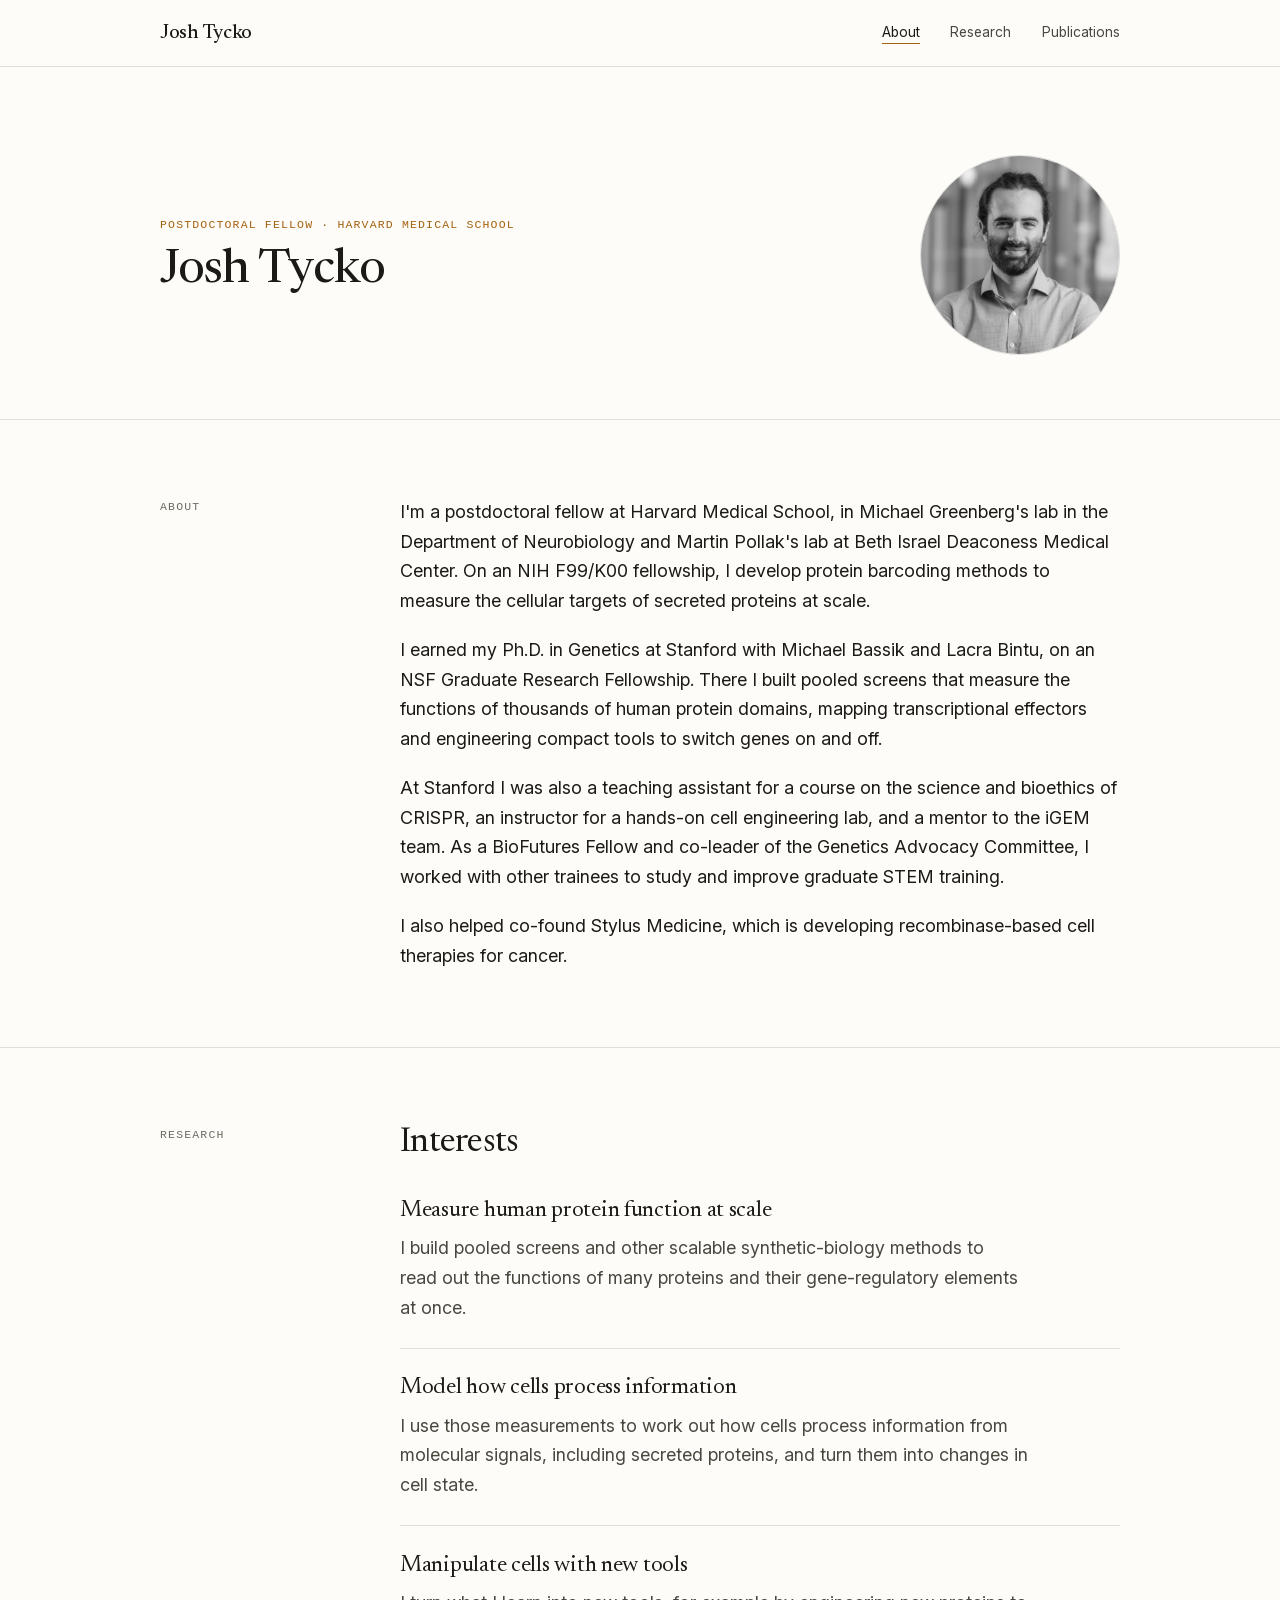
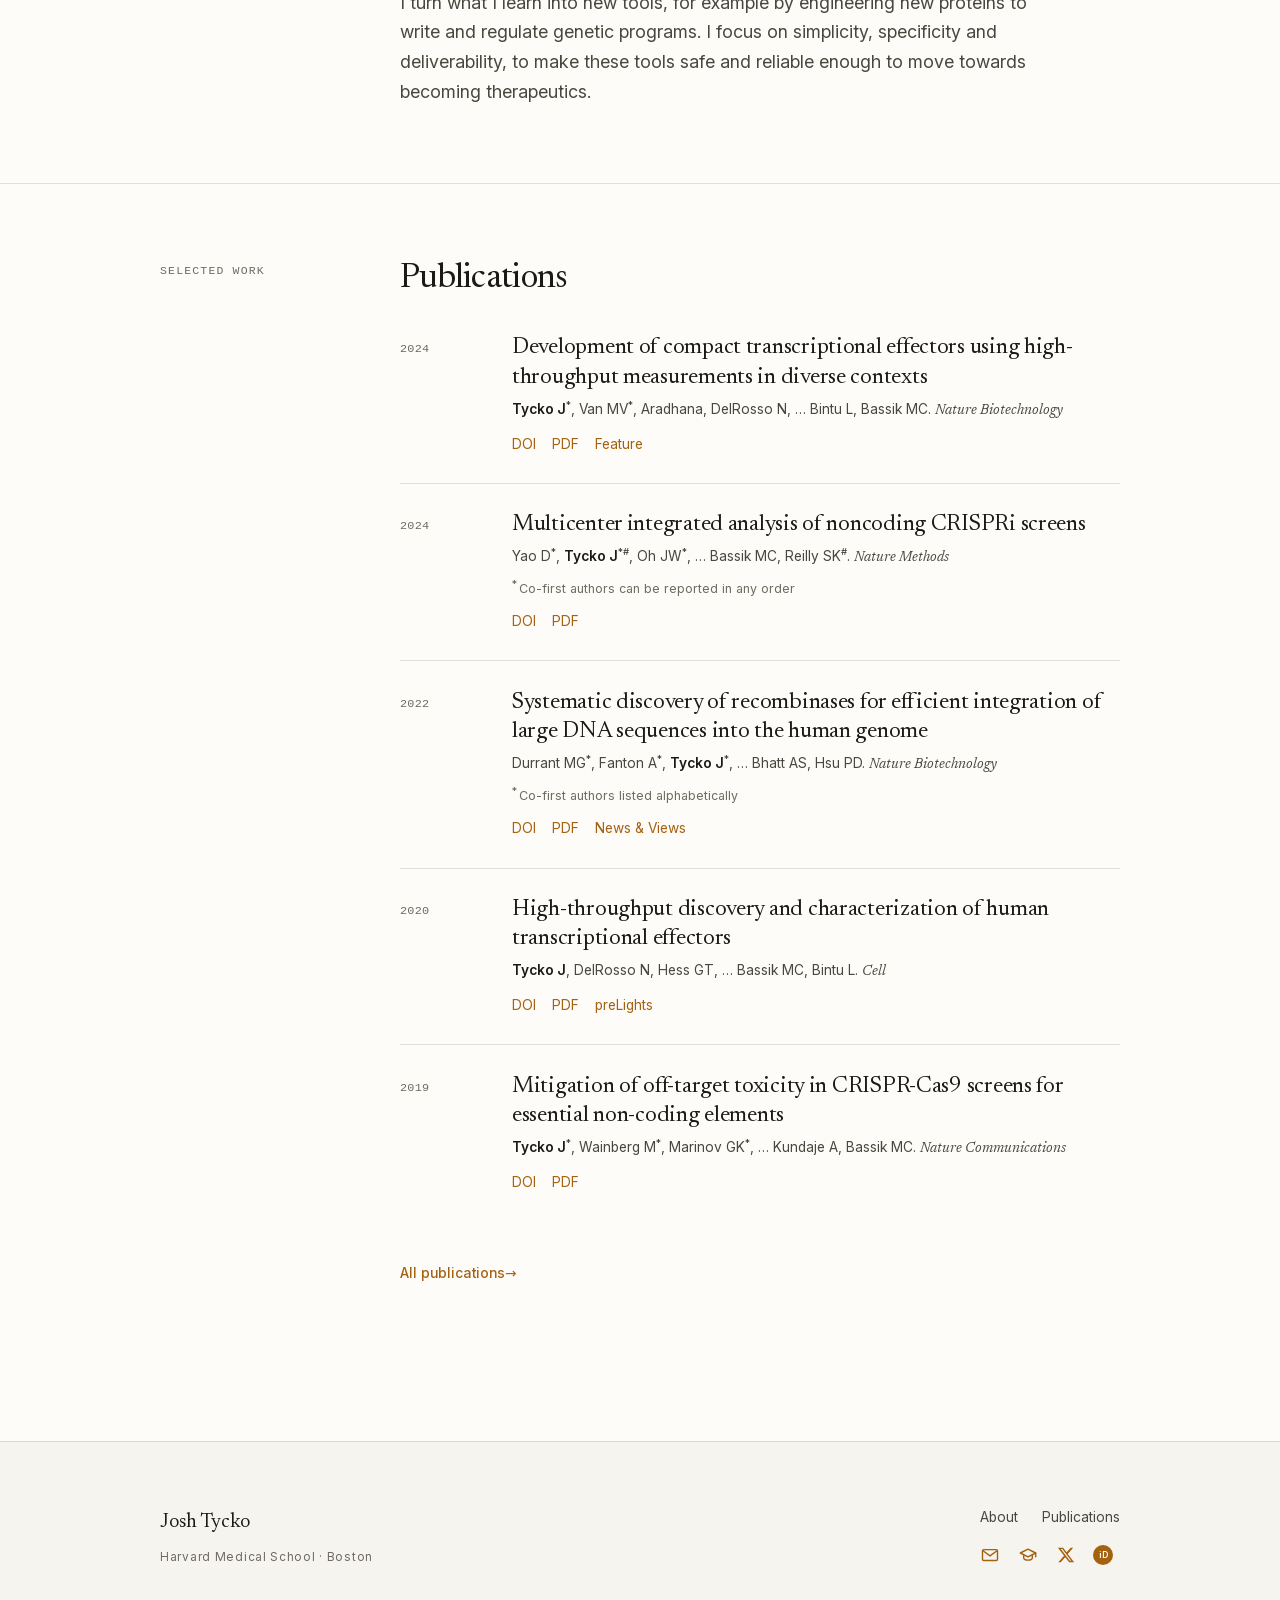
<file: index.html>
<!DOCTYPE html>
<html lang="en">
<head>
<meta charset="utf-8">
<meta name="viewport" content="width=device-width, initial-scale=1">
<title>Josh Tycko</title>
<meta name="description" content="Josh Tycko, postdoctoral fellow at Harvard Medical School, measuring protein function at scale to model and manipulate cellular information processing.">
<link rel="icon" href="img/favicon.svg" type="image/svg+xml">
<link rel="canonical" href="https://joshtycko.com/">
<meta property="og:title" content="Josh Tycko">
<meta property="og:description" content="Postdoctoral Fellow, Harvard Medical School">
<meta property="og:type" content="website">
<meta property="og:url" content="https://joshtycko.com/">
<meta property="og:image" content="https://joshtycko.com/img/portrait.jpg">
<meta property="og:image:width" content="600">
<meta property="og:image:height" content="600">
<meta property="og:image:alt" content="Josh Tycko">
<meta name="twitter:card" content="summary">
<!-- Structured data: tells search engines who this page is about. Keep it in
     step with the visible page; list only profiles shown in the footer. -->
<script type="application/ld+json">
{
  "@context": "https://schema.org",
  "@type": "Person",
  "name": "Josh Tycko",
  "url": "https://joshtycko.com/",
  "image": "https://joshtycko.com/img/portrait.jpg",
  "jobTitle": "Postdoctoral Fellow",
  "affiliation": {
    "@type": "Organization",
    "name": "Harvard Medical School"
  },
  "alumniOf": [
    {
      "@type": "CollegeOrUniversity",
      "name": "Stanford University"
    }
  ],
  "sameAs": [
    "https://orcid.org/0000-0002-4108-0575",
    "https://scholar.google.com/citations?user=_H0TWwQAAAAJ",
    "https://x.com/joshtycko"
  ]
}
</script>
<link rel="preload" href="fonts/newsreader-var.woff2" as="font" type="font/woff2" crossorigin>
<link rel="preload" href="fonts/inter-var.woff2" as="font" type="font/woff2" crossorigin>
<script>document.documentElement.classList.add('js');</script>
<style>
@font-face{font-family:'Newsreader';src:url('fonts/newsreader-var.woff2') format('woff2');font-weight:200 800;font-style:normal;font-display:swap;}
@font-face{font-family:'Newsreader';src:url('fonts/newsreader-italic-var.woff2') format('woff2');font-weight:200 800;font-style:italic;font-display:swap;}
@font-face{font-family:'Inter';src:url('fonts/inter-var.woff2') format('woff2');font-weight:100 900;font-style:normal;font-display:swap;}
:root{
  --serif:'Newsreader','Iowan Old Style',Georgia,serif;
  --sans:'Inter',system-ui,-apple-system,'Segoe UI',sans-serif;
  --mono:ui-monospace,'SF Mono','JetBrains Mono',Menlo,Consolas,monospace;
  --paper:#fdfcf9;--paper-sunk:#f6f4ee;--ink:#1b1a17;--ink-soft:#4a473f;--ink-mute:#6f6b61;
  --accent:#a4610f;--accent-soft:#c07d2a;--rule:rgba(27,26,23,0.13);
  --step--1:clamp(0.80rem,0.78rem + 0.10vw,0.86rem);
  --step-0:clamp(1.00rem,0.96rem + 0.20vw,1.12rem);
  --step-1:clamp(1.20rem,1.12rem + 0.38vw,1.42rem);
  --step-3:clamp(1.6rem,1.42rem + 0.9vw,2.2rem);
  --step-4:clamp(1.95rem,1.6rem + 1.75vw,3.05rem);
  --shell:68rem;--gutter:clamp(1.5rem,5vw,4rem);--measure:66ch;
}
@media (prefers-color-scheme:dark){:root{
  --paper:#14140f;--paper-sunk:#1b1b16;--ink:#eae7dd;--ink-soft:#b6b1a4;--ink-mute:#8b8679;
  --accent:#dca35c;--accent-soft:#e8bd83;--rule:rgba(234,231,221,0.16);
}}
*,*::before,*::after{box-sizing:border-box;margin:0;padding:0;}
body{background:var(--paper);color:var(--ink);font-family:var(--sans);font-size:var(--step-0);line-height:1.65;-webkit-font-smoothing:antialiased;-moz-osx-font-smoothing:grayscale;font-synthesis-weight:none;text-rendering:optimizeLegibility;}
::selection{background:var(--accent);color:var(--paper);}
img{max-width:100%;height:auto;display:block;}
a{color:var(--accent);}
a:hover{color:var(--accent-soft);}
.skip{position:absolute;left:-9999px;}
.shell{max-width:var(--shell);margin-inline:auto;padding-inline:var(--gutter);}

.nav{position:sticky;top:0;z-index:50;background:color-mix(in srgb,var(--paper) 82%,transparent);backdrop-filter:blur(12px) saturate(1.2);-webkit-backdrop-filter:blur(12px) saturate(1.2);border-bottom:1px solid var(--rule);}
.nav__inner{display:flex;align-items:baseline;justify-content:space-between;gap:1.5rem;flex-wrap:wrap;padding-block:1.05rem;}
.nav__brand{font-family:var(--serif);font-size:1.24rem;font-weight:500;letter-spacing:-0.015em;text-decoration:none;color:var(--ink);}
.nav__links{display:flex;gap:clamp(1.1rem,2.4vw,2rem);font-size:var(--step--1);list-style:none;}
.nav__links a{color:var(--ink-soft);text-decoration:none;padding-block:0.15rem;border-bottom:1px solid transparent;transition:color .14s ease,border-color .14s ease;}
.nav__links a:hover,.nav__links a:focus-visible{color:var(--accent);}
.nav__links a[aria-current="page"]{color:var(--ink);border-bottom-color:var(--accent);}

.hero{padding-block:clamp(3rem,7vw,5.5rem) clamp(2.5rem,5vw,4rem);}
.hero__layout{display:grid;grid-template-columns:minmax(0,1fr);align-items:center;gap:2rem;}
.eyebrow{font-family:var(--mono);font-size:0.72rem;font-weight:500;letter-spacing:0.1em;text-transform:uppercase;color:var(--accent);}
.hero h1{font-family:var(--serif);font-weight:450;font-optical-sizing:auto;letter-spacing:-0.021em;font-size:var(--step-4);line-height:0.99;margin-top:0.9rem;text-wrap:balance;}
@media (min-width:720px){
  .hero__layout{grid-template-columns:minmax(0,1fr) auto;gap:3.5rem;}
}

.section{padding-block:clamp(3rem,6vw,5rem);border-top:1px solid var(--rule);}
.sec-grid{display:grid;grid-template-columns:minmax(0,1fr);gap:1.5rem;}
@media (min-width:896px){.sec-grid{grid-template-columns:12rem minmax(0,1fr);gap:3rem;}}
.label{font-family:var(--mono);font-size:0.72rem;font-weight:500;letter-spacing:0.1em;text-transform:uppercase;color:var(--ink-mute);}
.section h2{font-family:var(--serif);font-weight:400;letter-spacing:-0.021em;line-height:1.06;font-size:var(--step-3);text-wrap:balance;}

.portrait{width:clamp(7rem,12vw,9.5rem);aspect-ratio:1;border-radius:50%;object-fit:cover;filter:grayscale(1);border:1px solid var(--rule);transition:filter .6s ease;}
.portrait--hero{width:clamp(8.5rem,17vw,12.5rem);}
.portrait:hover{filter:grayscale(0);}
.about p{max-width:var(--measure);text-wrap:pretty;}
.about p + p{margin-top:1.1em;}

.interests,.pubs{list-style:none;margin-top:2.25rem;}
.interests li{padding-block:1.6rem;}
.interests li:first-child{padding-top:0;}
.interests li:last-child{padding-bottom:0;}
.interests li + li{border-top:1px solid var(--rule);}
.interests h3{font-family:var(--serif);font-weight:400;font-size:var(--step-1);line-height:1.25;letter-spacing:-0.012em;}
.interests p{margin-top:0.5rem;color:var(--ink-soft);max-width:58ch;text-wrap:pretty;}

.pubs li{padding-block:1.65rem;display:grid;grid-template-columns:minmax(0,1fr);gap:0.35rem;}
.pubs li:first-child{padding-top:0;}
.pubs li + li{border-top:1px solid var(--rule);}
@media (min-width:640px){.pubs li{grid-template-columns:5.5rem minmax(0,1fr);gap:0.35rem 1.5rem;}.pubs__year{grid-column:1;grid-row:1;}.pubs li > :not(.pubs__year){grid-column:2;}}
.pubs__year{font-family:var(--mono);font-size:0.74rem;font-weight:500;letter-spacing:0.02em;color:var(--ink-mute);padding-top:0.45rem;}
.pubs__title{font-family:var(--serif);font-size:var(--step-1);font-weight:400;line-height:1.3;letter-spacing:-0.012em;text-wrap:pretty;}
.pubs__title a{color:inherit;text-decoration:none;transition:color .14s ease;}
.pubs__title a:hover{color:var(--accent);}
.pubs__authors{font-size:var(--step--1);color:var(--ink-soft);line-height:1.55;}
.pubs__authors .self{font-weight:600;color:var(--ink);}
.pubs__authors sup{font-size:0.7em;font-weight:500;}
.pubs__authors em{font-family:var(--serif);color:var(--ink-soft);}
.pubs__note{font-size:0.78rem;line-height:1.5;color:var(--ink-mute);margin-top:0.15rem;}
.pubs__note sup{font-size:0.8em;font-weight:500;}
.pubs__links{display:flex;flex-wrap:wrap;gap:0.5rem 1rem;margin-top:0.35rem;font-size:var(--step--1);}
.pubs__links a{color:var(--accent);text-decoration:none;border-bottom:1px solid transparent;transition:border-color .14s ease;}
.pubs__links a:hover{border-bottom-color:currentColor;}
.more{margin-top:2.25rem;}
.more a{font-size:var(--step--1);font-weight:500;color:var(--accent);text-decoration:none;white-space:nowrap;}
.more a .tip{display:inline-block;transition:transform .16s ease;}
.more a:hover .tip{transform:translateX(3px);}

.footer{border-top:1px solid var(--rule);background:var(--paper-sunk);padding-block:clamp(2.5rem,5vw,4rem);margin-top:clamp(3rem,6vw,5rem);}
.footer__inner{display:flex;justify-content:space-between;align-items:flex-start;gap:2rem;flex-wrap:wrap;}
.footer__brand{font-family:var(--serif);font-size:1.24rem;}
.footer__meta-line{font-size:0.74rem;letter-spacing:0.06em;color:var(--ink-mute);margin-top:0.6rem;}
.footer__col{display:flex;flex-direction:column;gap:1.05rem;}
.footer__links{display:flex;gap:1.5rem;list-style:none;font-size:var(--step--1);flex-wrap:wrap;}
.footer__links a{color:var(--ink-soft);text-decoration:none;transition:color .14s ease;}
.footer__links a:hover{color:var(--accent);}
.socials{display:flex;align-items:center;gap:1.15rem;}
.socials a{display:inline-flex;color:var(--accent);transition:color .14s ease,transform .2s ease;}
.socials a:hover{color:var(--accent-soft);transform:translateY(-2px);}

/* Scroll reveals only hide content when the script that reveals it is running. */
.js .reveal{opacity:0;transform:translateY(18px);transition:opacity .7s ease,transform .7s ease;}
.js .reveal.in{opacity:1;transform:none;}
@keyframes riseIn{from{opacity:0;transform:translateY(18px);}to{opacity:1;transform:none;}}
.rise{animation:riseIn .8s ease both;}
.rise.d1{animation-delay:.05s;}.rise.d2{animation-delay:.16s;}.rise.d3{animation-delay:.30s;}.rise.d4{animation-delay:.42s;}
@media (prefers-reduced-motion:reduce){*{animation-duration:.001ms !important;animation-delay:0ms !important;transition-duration:.001ms !important;}.js .reveal{opacity:1;transform:none;}}
</style>
</head>
<body>

<a class="skip" href="#main">Skip to content</a>

<nav class="nav">
  <div class="shell nav__inner">
    <a class="nav__brand" href="index.html">Josh Tycko</a>
    <ul class="nav__links">
      <li><a href="index.html" aria-current="page">About</a></li>
      <li><a href="#research">Research</a></li>
      <li><a href="publications.html">Publications</a></li>
    </ul>
  </div>
</nav>

<main id="main">

  <header class="hero shell">
    <div class="hero__layout">
      <div>
        <p class="eyebrow rise d1">Postdoctoral Fellow · Harvard Medical School</p>
        <h1 class="rise d2">Josh Tycko</h1>
      </div>
      <img class="portrait portrait--hero rise d3" src="img/portrait.jpg" alt="Josh Tycko" width="600" height="600">
    </div>
  </header>

  <section class="section" id="about">
    <div class="shell sec-grid">
      <p class="label reveal">About</p>
      <div class="about reveal">
        <p>I'm a postdoctoral fellow at Harvard Medical School, in Michael Greenberg's lab in the Department of Neurobiology and Martin Pollak's lab at Beth Israel Deaconess Medical Center. On an NIH F99/K00 fellowship, I develop protein barcoding methods to measure the cellular targets of secreted proteins at scale.</p>
        <p>I earned my Ph.D. in Genetics at Stanford with Michael Bassik and Lacra Bintu, on an NSF Graduate Research Fellowship. There I built pooled screens that measure the functions of thousands of human protein domains, mapping transcriptional effectors and engineering compact tools to switch genes on and off.</p>
        <p>At Stanford I was also a teaching assistant for a course on the science and bioethics of CRISPR, an instructor for a hands-on cell engineering lab, and a mentor to the iGEM team. As a BioFutures Fellow and co-leader of the Genetics Advocacy Committee, I worked with other trainees to study and improve graduate STEM training.</p>
        <p>I also helped co-found Stylus&nbsp;Medicine, which is developing recombinase-based cell therapies for cancer.</p>
      </div>
    </div>
  </section>

  <section class="section" id="research">
    <div class="shell sec-grid">
      <p class="label reveal">Research</p>
      <div>
        <h2 class="reveal">Interests</h2>
        <ol class="interests">
          <li class="reveal">
            <h3>Measure human protein function at scale</h3>
            <p>I build pooled screens and other scalable synthetic-biology methods to read out the functions of many proteins and their gene-regulatory elements at once.</p>
          </li>
          <li class="reveal">
            <h3>Model how cells process information</h3>
            <p>I use those measurements to work out how cells process information from molecular signals, including secreted proteins, and turn them into changes in cell state.</p>
          </li>
          <li class="reveal">
            <h3>Manipulate cells with new tools</h3>
            <p>I turn what I learn into new tools, for example by engineering new proteins to write and regulate genetic programs. I focus on simplicity, specificity and deliverability, to make these tools safe and reliable enough to move towards becoming therapeutics.</p>
          </li>
        </ol>
      </div>
    </div>
  </section>

  <section class="section" id="selected">
    <div class="shell sec-grid">
      <p class="label reveal">Selected work</p>
      <div>
        <h2 class="reveal">Publications</h2>
        <ol class="pubs">
          <li class="reveal">
            <span class="pubs__year">2024</span>
            <h3 class="pubs__title"><a href="https://doi.org/10.1038/s41587-024-02442-6">Development of compact transcriptional effectors using high-throughput measurements in diverse contexts</a></h3>
            <p class="pubs__authors"><span class="self">Tycko J</span><sup>*</sup>, Van MV<sup>*</sup>, Aradhana, DelRosso N, &hellip; Bintu L, Bassik MC. <em>Nature Biotechnology</em></p>
            <div class="pubs__links">
              <a href="https://doi.org/10.1038/s41587-024-02442-6">DOI</a>
              <a href="pdf/compact-transcriptional-effectors-2024.pdf">PDF</a>
              <a href="https://www.twistbioscience.com/blog/science/MGF-HTRecruit">Feature</a>
            </div>
          </li>
          <li class="reveal">
            <span class="pubs__year">2024</span>
            <h3 class="pubs__title"><a href="https://doi.org/10.1038/s41592-024-02216-7">Multicenter integrated analysis of noncoding CRISPRi screens</a></h3>
            <p class="pubs__authors">Yao D<sup>*</sup>, <span class="self">Tycko J</span><sup>*#</sup>, Oh JW<sup>*</sup>, &hellip; Bassik MC, Reilly SK<sup>#</sup>. <em>Nature Methods</em></p>
            <p class="pubs__note"><sup>*</sup>&#8201;Co-first authors can be reported in any order</p>
            <div class="pubs__links">
              <a href="https://doi.org/10.1038/s41592-024-02216-7">DOI</a>
              <a href="pdf/multicenter-noncoding-crispri-2024.pdf">PDF</a>
            </div>
          </li>
          <li class="reveal">
            <span class="pubs__year">2022</span>
            <h3 class="pubs__title"><a href="https://doi.org/10.1038/s41587-022-01494-w">Systematic discovery of recombinases for efficient integration of large DNA sequences into the human genome</a></h3>
            <p class="pubs__authors">Durrant MG<sup>*</sup>, Fanton A<sup>*</sup>, <span class="self">Tycko J</span><sup>*</sup>, &hellip; Bhatt AS, Hsu PD. <em>Nature Biotechnology</em></p>
            <p class="pubs__note"><sup>*</sup>&#8201;Co-first authors listed alphabetically</p>
            <div class="pubs__links">
              <a href="https://doi.org/10.1038/s41587-022-01494-w">DOI</a>
              <a href="pdf/recombinases-2022.pdf">PDF</a>
              <a href="https://doi.org/10.1038/s41587-022-01600-y">News &amp; Views</a>
            </div>
          </li>
          <li class="reveal">
            <span class="pubs__year">2020</span>
            <h3 class="pubs__title"><a href="https://doi.org/10.1016/j.cell.2020.11.024">High-throughput discovery and characterization of human transcriptional effectors</a></h3>
            <p class="pubs__authors"><span class="self">Tycko J</span>, DelRosso N, Hess GT, &hellip; Bassik MC, Bintu L. <em>Cell</em></p>
            <div class="pubs__links">
              <a href="https://doi.org/10.1016/j.cell.2020.11.024">DOI</a>
              <a href="pdf/human-transcriptional-effectors-2020.pdf">PDF</a>
              <a href="https://prelights.biologists.com/highlights/high-throughput-discovery-and-characterization-of-human-transcriptional-effectors/">preLights</a>
            </div>
          </li>
          <li class="reveal">
            <span class="pubs__year">2019</span>
            <h3 class="pubs__title"><a href="https://doi.org/10.1038/s41467-019-11955-7">Mitigation of off-target toxicity in CRISPR-Cas9 screens for essential non-coding elements</a></h3>
            <p class="pubs__authors"><span class="self">Tycko J</span><sup>*</sup>, Wainberg M<sup>*</sup>, Marinov GK<sup>*</sup>, &hellip; Kundaje A, Bassik MC. <em>Nature Communications</em></p>
            <div class="pubs__links">
              <a href="https://doi.org/10.1038/s41467-019-11955-7">DOI</a>
              <a href="pdf/mitigation-offtarget-2019.pdf">PDF</a>
            </div>
          </li>
        </ol>
        <p class="more reveal"><a href="publications.html">All publications<span class="tip"> →</span></a></p>
      </div>
    </div>
  </section>

</main>

<footer class="footer">
  <div class="shell footer__inner">
    <div>
      <p class="footer__brand">Josh Tycko</p>
      <p class="footer__meta-line">Harvard Medical School · Boston</p>
    </div>
    <div class="footer__col">
      <ul class="footer__links">
        <li><a href="#about">About</a></li>
        <li><a href="publications.html">Publications</a></li>
      </ul>
      <div class="socials">
        <a id="email-link" href="#" aria-label="Email" title="Email"><svg width="20" height="20" viewBox="0 0 24 24" fill="none" stroke="currentColor" stroke-width="1.7" stroke-linecap="round" stroke-linejoin="round" aria-hidden="true"><rect x="3" y="5.5" width="18" height="13" rx="1.5"></rect><path d="M4 7.2l8 5.8 8-5.8"></path></svg></a>
        <a href="https://scholar.google.com/citations?user=_H0TWwQAAAAJ" aria-label="Google Scholar" title="Google Scholar"><svg width="20" height="20" viewBox="0 0 24 24" fill="none" stroke="currentColor" stroke-width="1.7" stroke-linecap="round" stroke-linejoin="round" aria-hidden="true"><path d="M12 5L2.8 9.6l9.2 4.6 9.2-4.6L12 5z"></path><path d="M6.8 12.2v3c0 1.5 2.3 2.9 5.2 2.9s5.2-1.4 5.2-2.9v-3"></path><path d="M21.2 9.6v4.5"></path></svg></a>
        <a href="https://x.com/joshtycko" aria-label="X" title="X"><svg width="18" height="18" viewBox="0 0 24 24" fill="currentColor" aria-hidden="true"><path d="M18.244 2.25h3.308l-7.227 8.26 8.502 11.24H16.17l-5.214-6.817L4.99 21.75H1.68l7.73-8.835L1.254 2.25H8.08l4.713 6.231zm-1.161 17.52h1.833L7.084 4.126H5.117z"></path></svg></a>
        <a href="https://orcid.org/0000-0002-4108-0575" aria-label="ORCID" title="ORCID"><svg width="20" height="20" viewBox="0 0 24 24" fill="currentColor" aria-hidden="true"><circle cx="12" cy="12" r="12"></circle><text x="12" y="16.1" text-anchor="middle" font-family="Inter, system-ui, sans-serif" font-size="10.5" font-weight="600" fill="var(--paper)">iD</text></svg></a>
      </div>
    </div>
  </div>
</footer>

<script>
(function(){
  // Scroll reveals
  var els = Array.prototype.slice.call(document.querySelectorAll('.reveal'));
  var reduce = window.matchMedia('(prefers-reduced-motion:reduce)').matches;
  if (reduce) { els.forEach(function(el){ el.classList.add('in'); }); }
  else {
    var pending = new Set(els);
    function check(){
      var vh = window.innerHeight || document.documentElement.clientHeight;
      pending.forEach(function(el){
        var r = el.getBoundingClientRect();
        if (r.top < vh*0.92 && r.bottom > 0){ el.classList.add('in'); pending.delete(el); }
      });
      if (!pending.size){ window.removeEventListener('scroll', onScroll); window.removeEventListener('resize', onScroll); }
    }
    var ticking = false;
    function onScroll(){ if(!ticking){ ticking = true; requestAnimationFrame(function(){ ticking = false; check(); }); } }
    window.addEventListener('scroll', onScroll, {passive:true});
    window.addEventListener('resize', onScroll);
    check(); setTimeout(check, 400);
  }

})();
</script>
<script>
// Email anti-spam: the address is stored as character codes (never as plain
// text in the page source), so naive scrapers can't harvest it. A real browser
// rebuilds the working mailto: link on load.
(function(){
  var a = document.getElementById('email-link');
  if (!a) return;
  var c = [106,111,115,104,116,121,99,107,111,64,104,109,115,46,104,97,114,118,97,114,100,46,101,100,117];
  var e = String.fromCharCode.apply(null, c);
  a.setAttribute('href', 'mailto:' + e);
})();
</script>
</body>
</html>
</file>
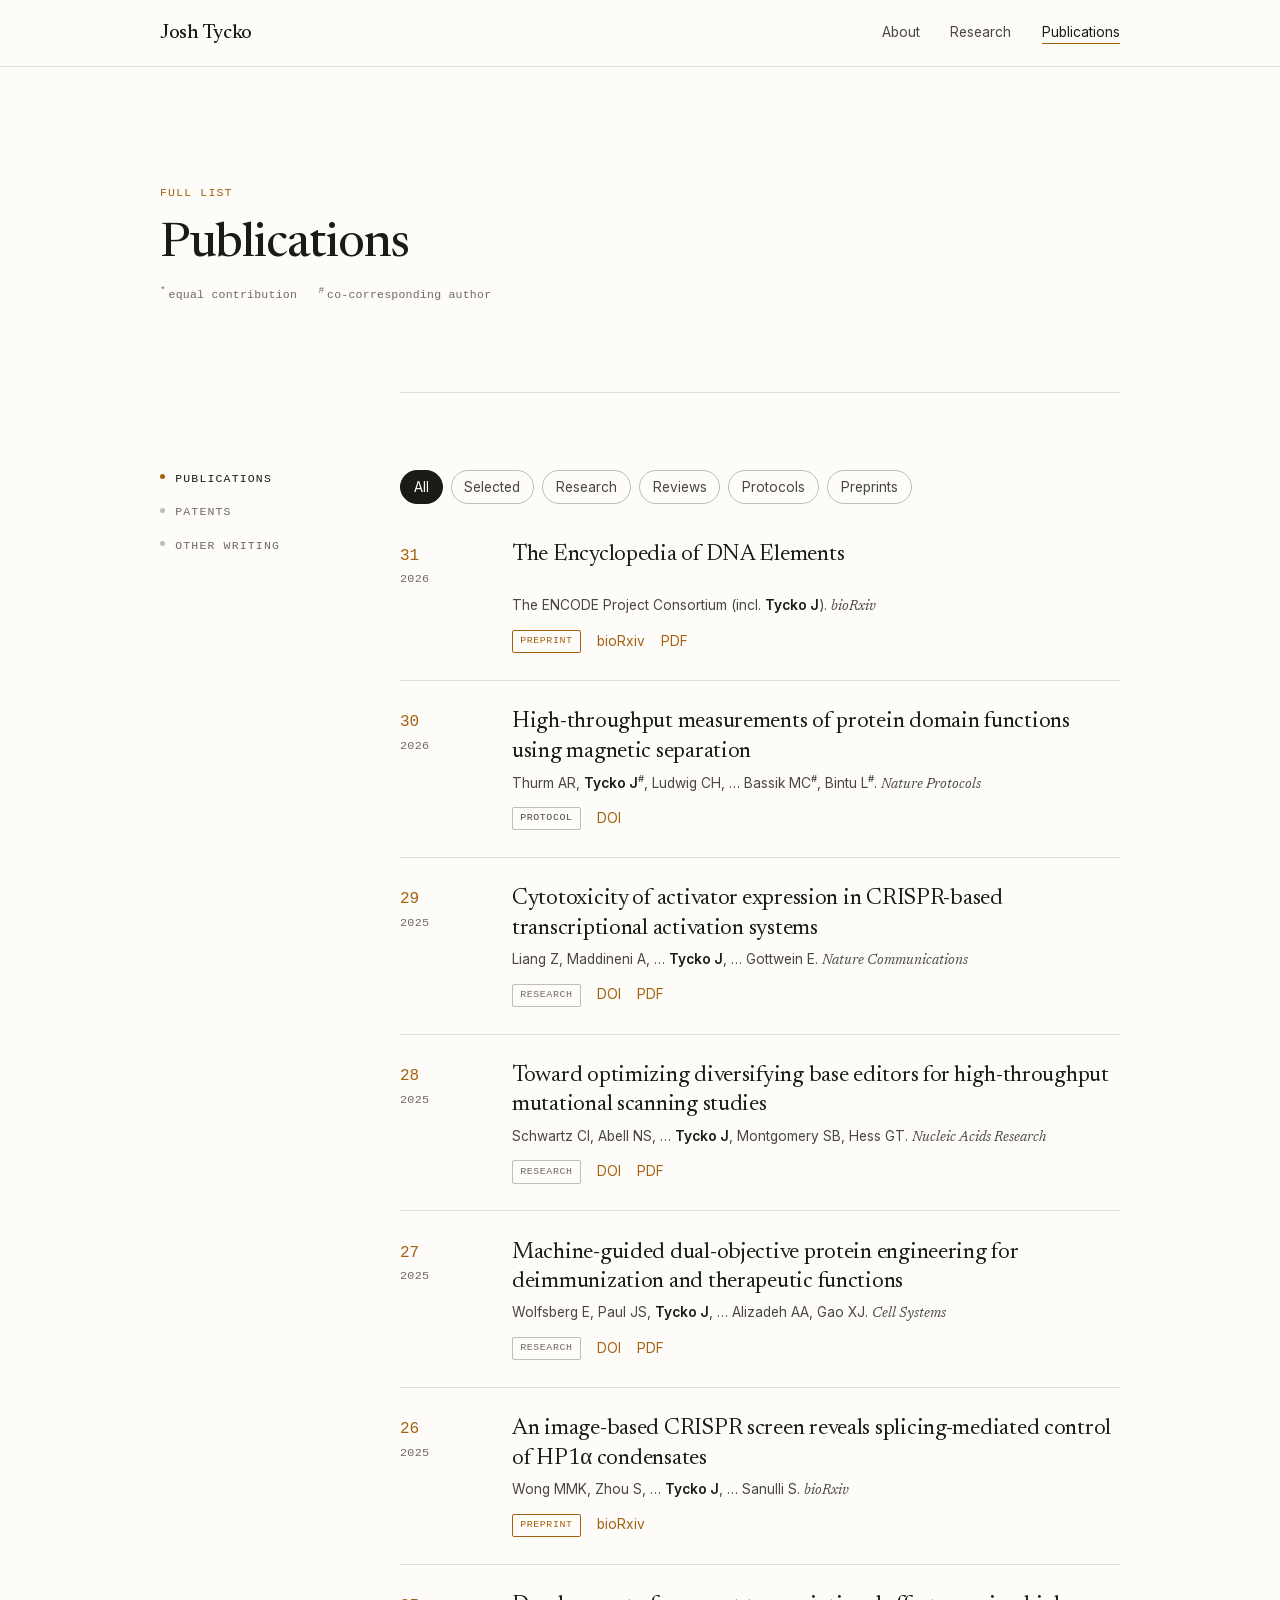
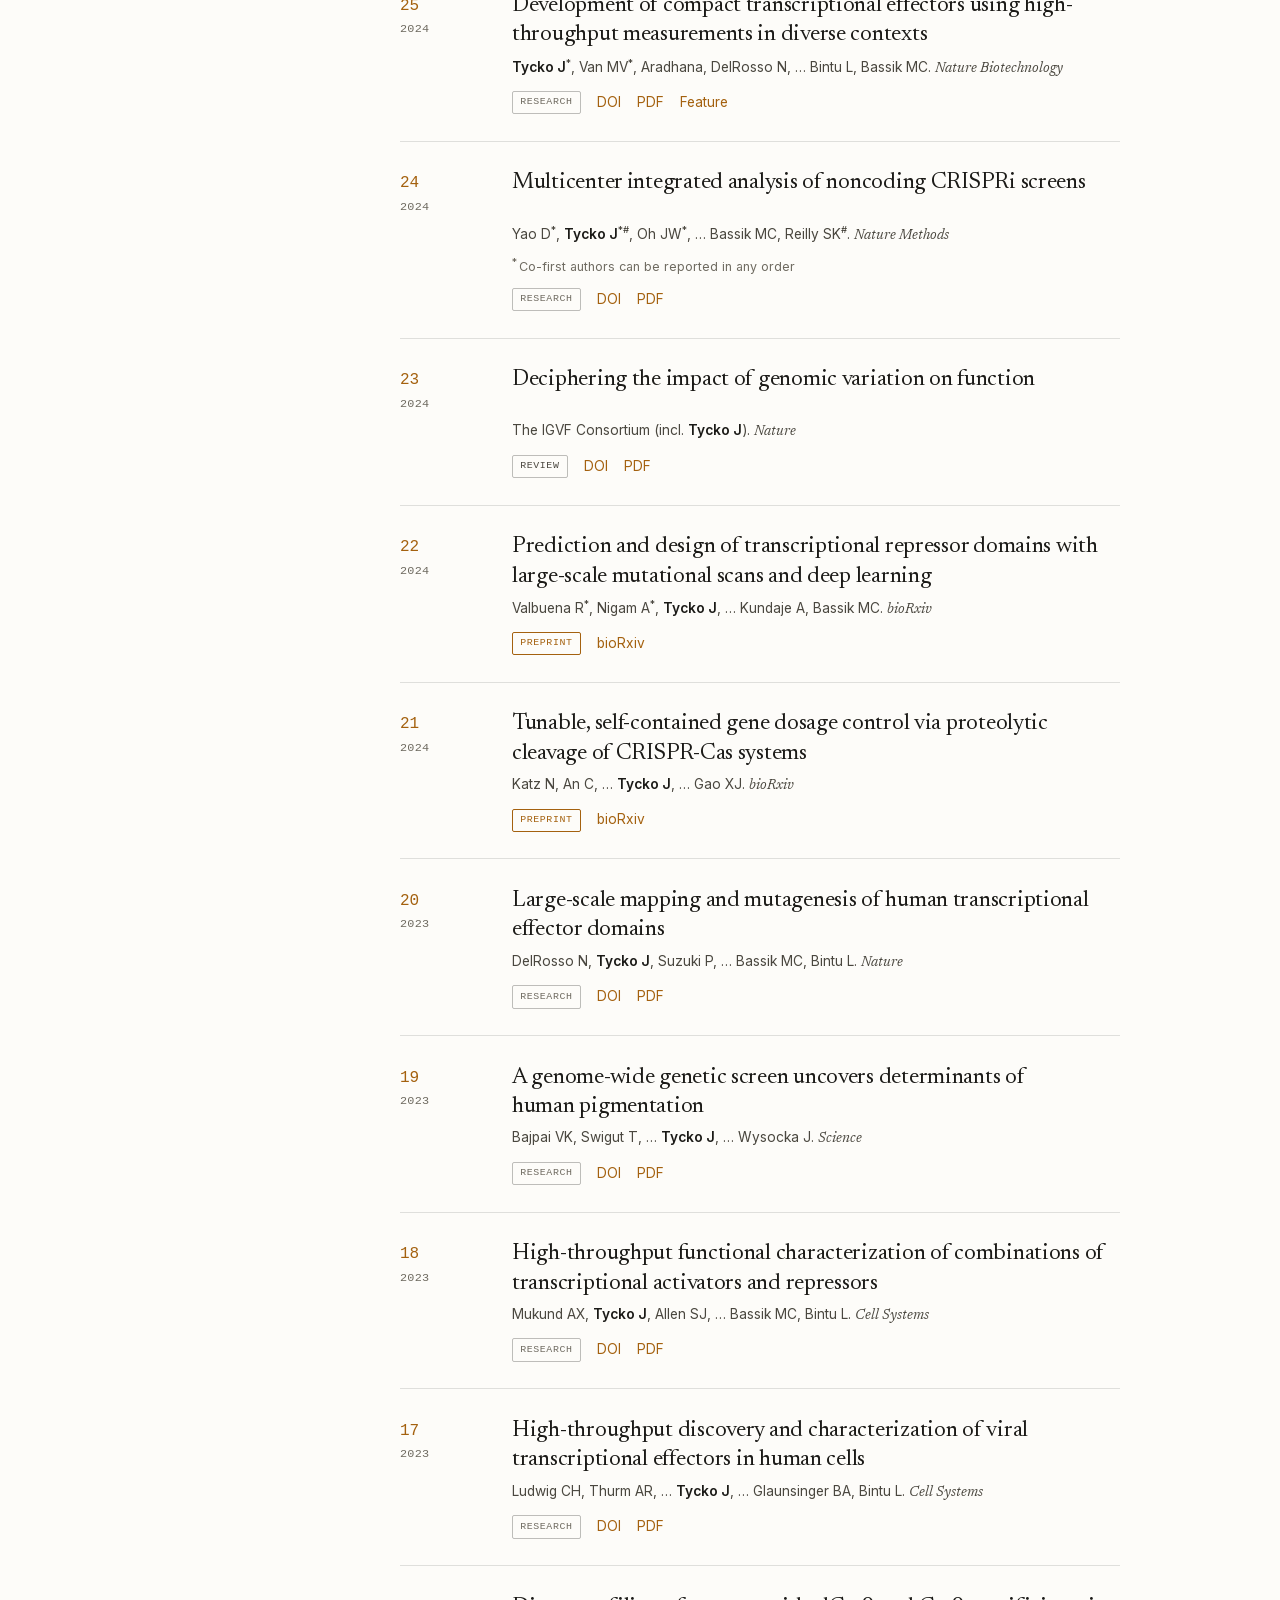
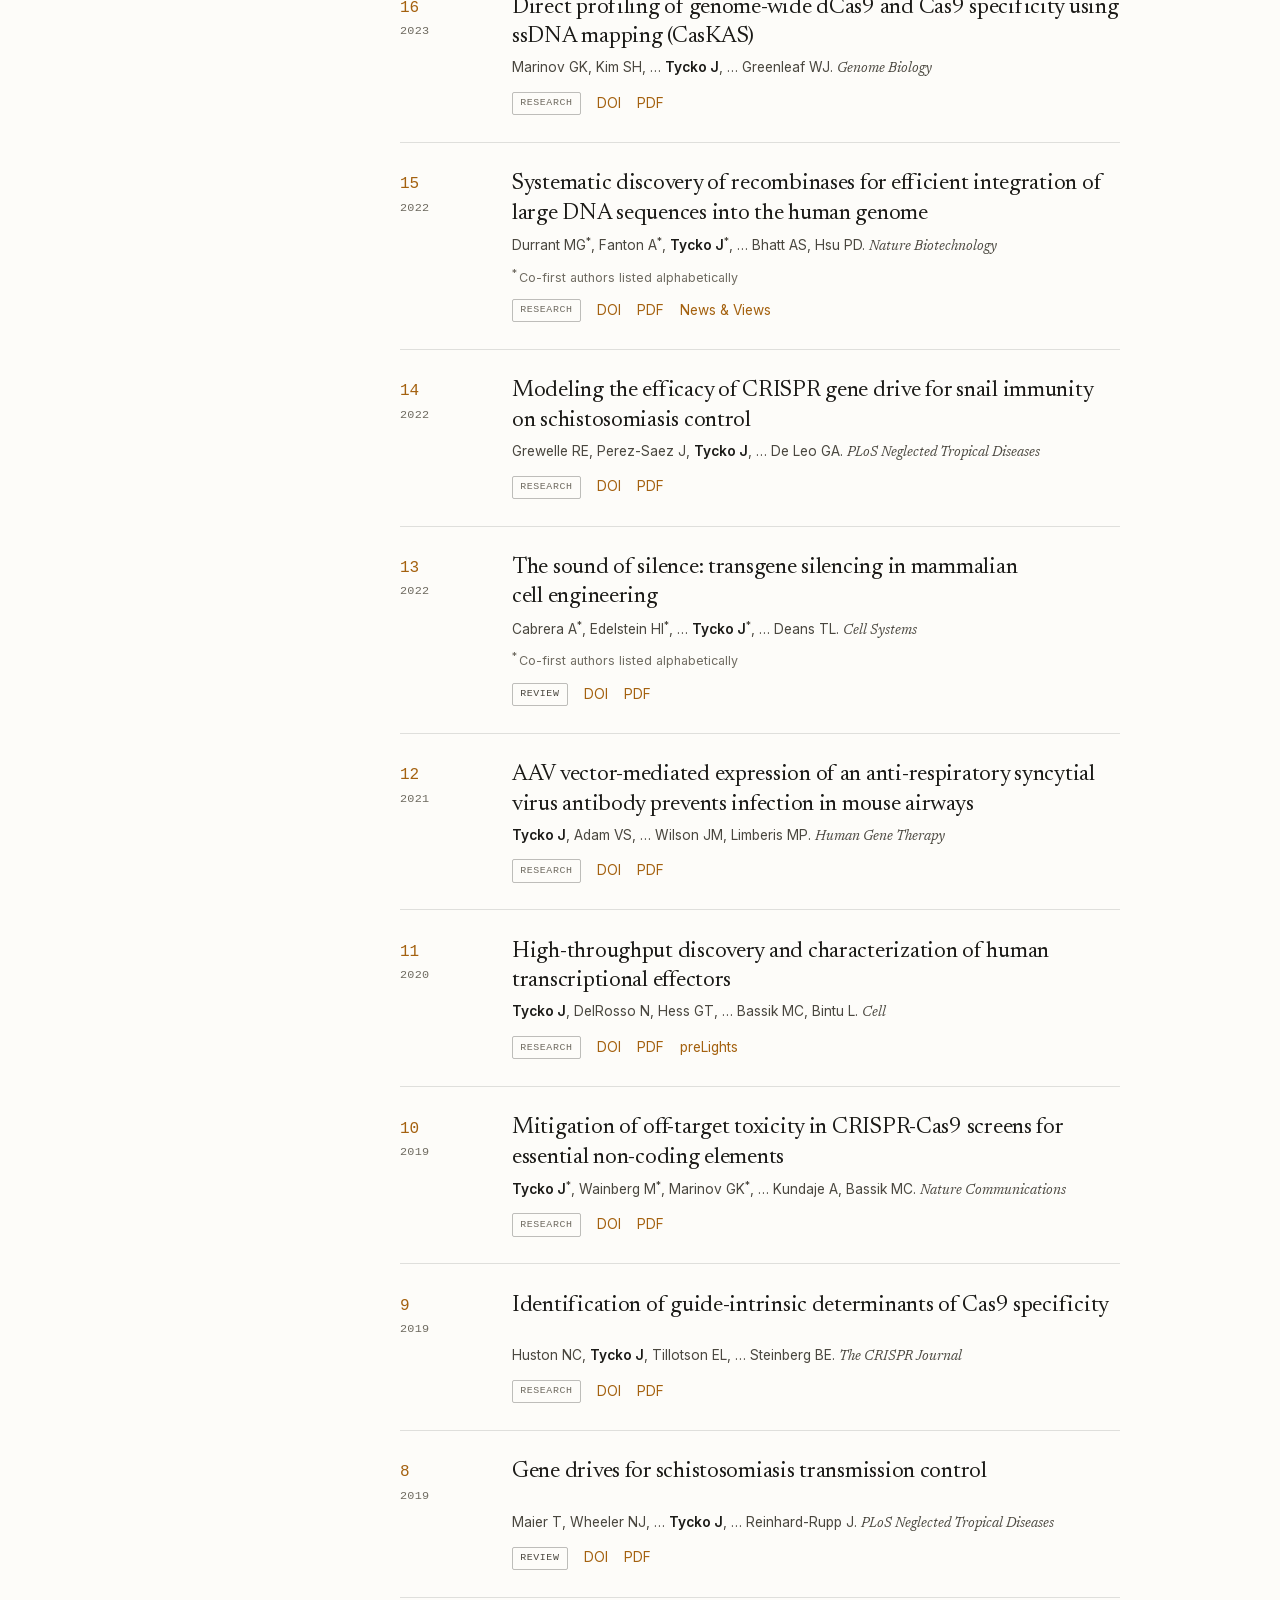
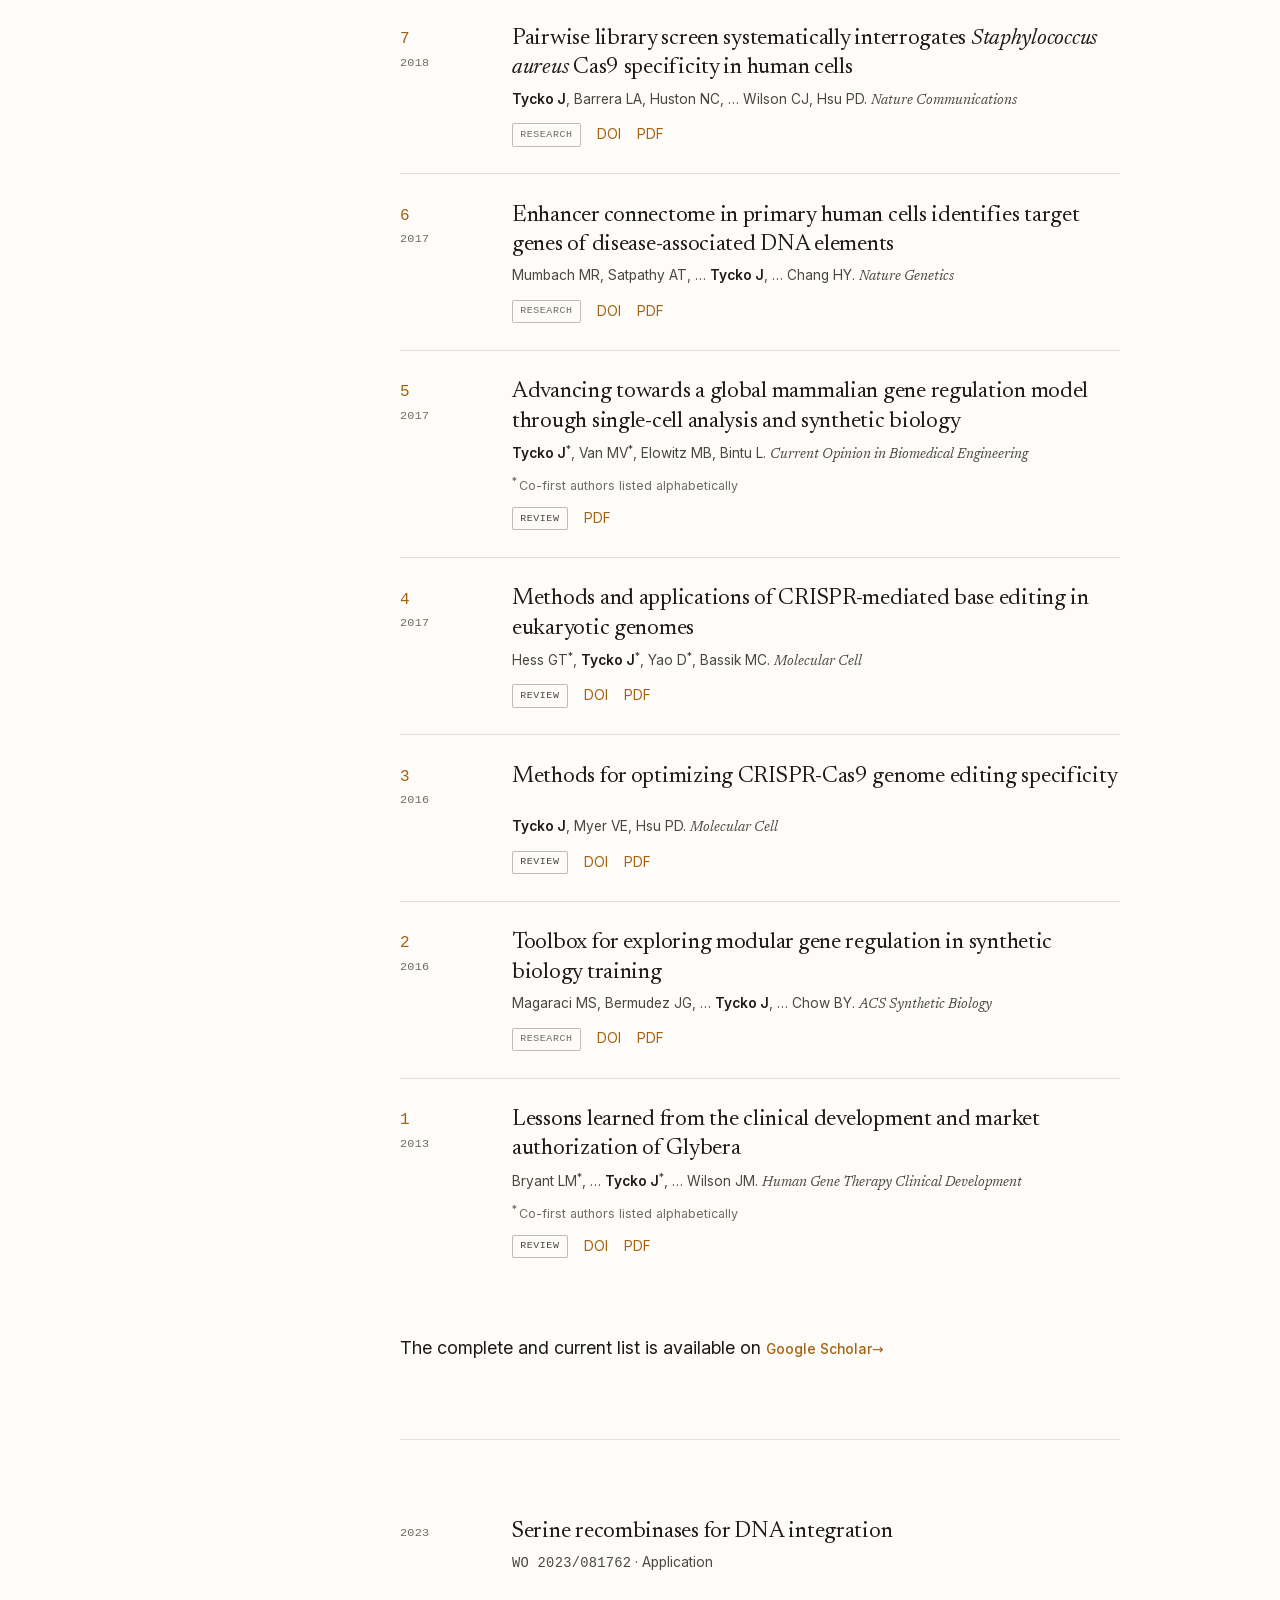
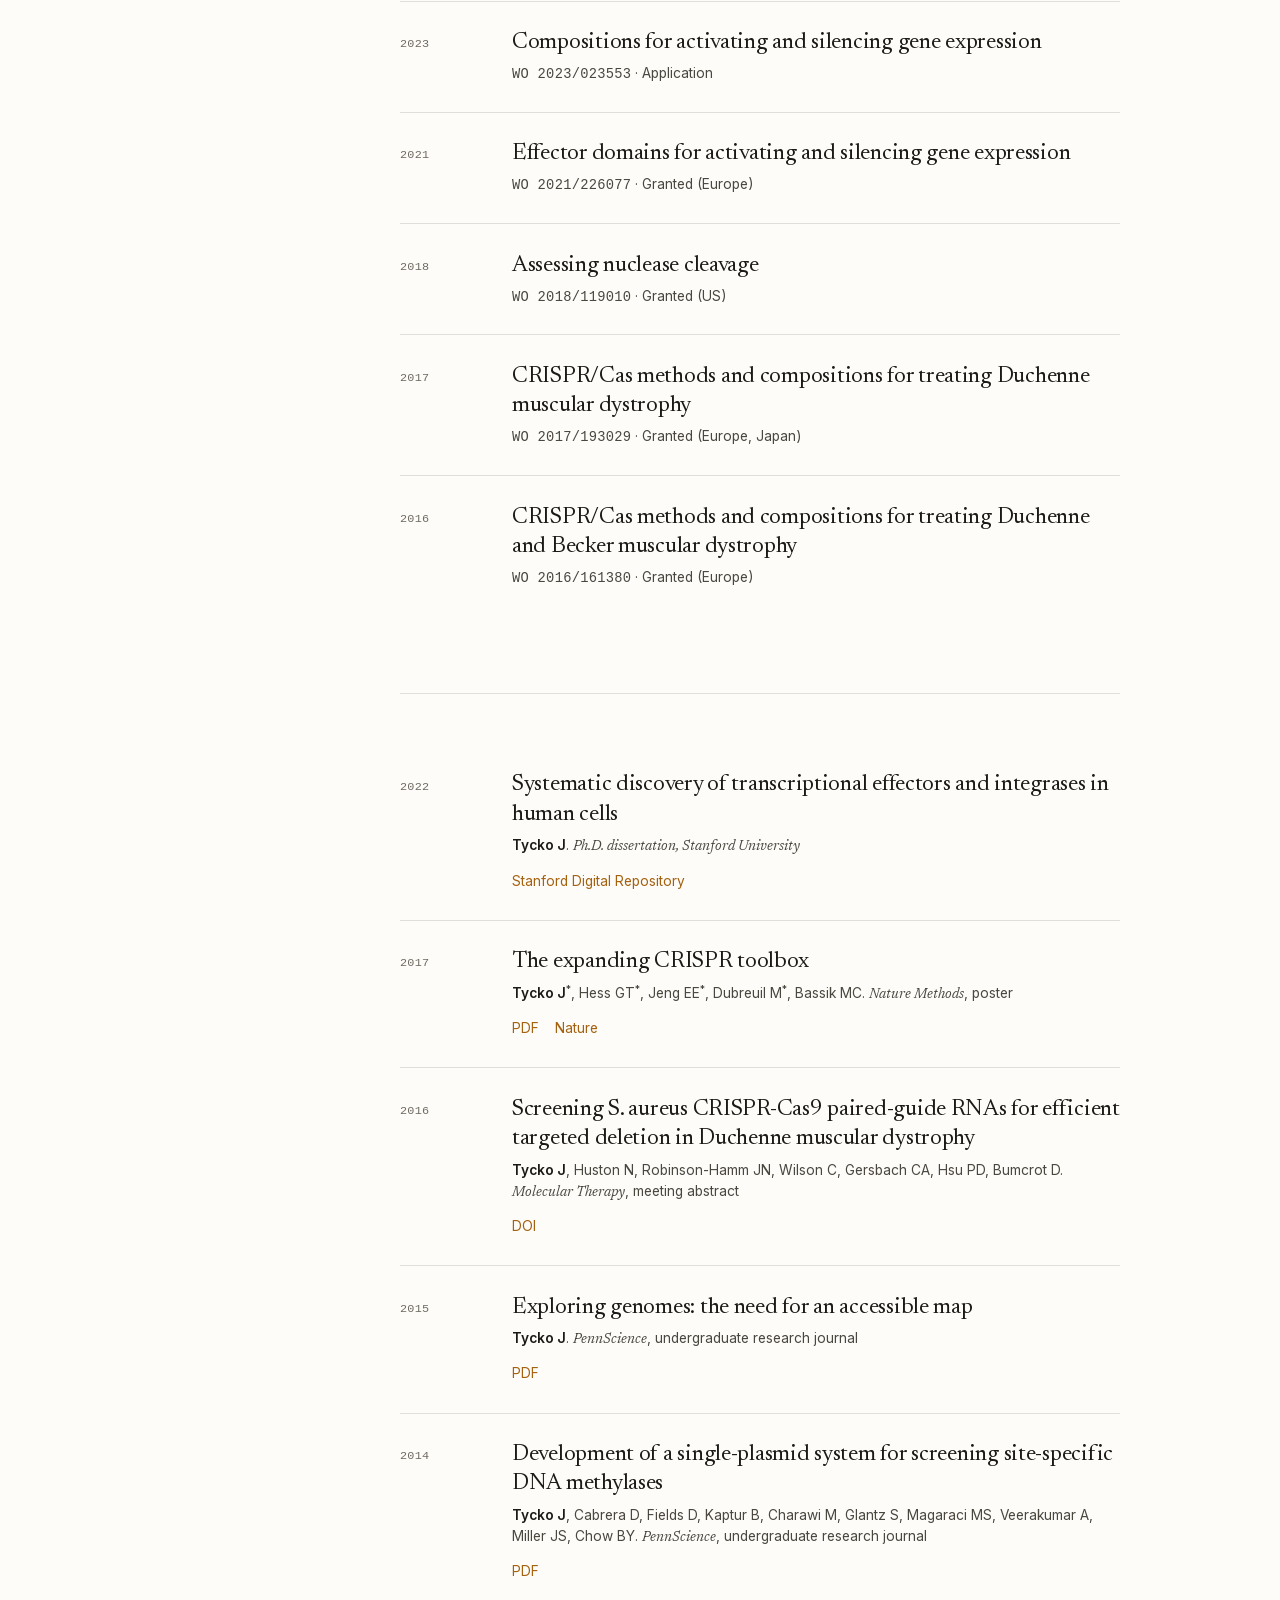
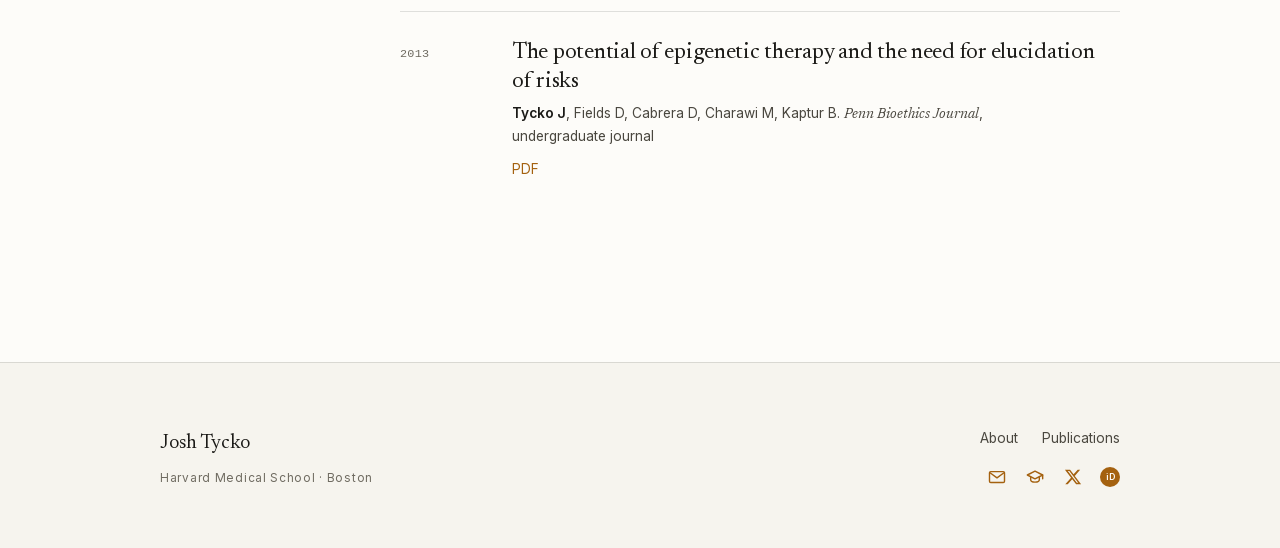
<file: publications.html>
<!DOCTYPE html>
<html lang="en">
<head>
<meta charset="utf-8">
<meta name="viewport" content="width=device-width, initial-scale=1">

<title>Publications &middot; Josh Tycko</title>
<meta name="description" content="Publications by Josh Tycko, postdoctoral fellow at Harvard Medical School, covering high-throughput genomics, transcriptional effectors, and genome engineering.">

<link rel="icon" href="img/favicon.svg" type="image/svg+xml">
<link rel="preload" href="fonts/newsreader-var.woff2" as="font" type="font/woff2" crossorigin>
<link rel="preload" href="fonts/inter-var.woff2" as="font" type="font/woff2" crossorigin>
<link rel="stylesheet" href="css/style.css">

<link rel="canonical" href="https://joshtycko.com/publications.html">
<meta property="og:title" content="Publications &middot; Josh Tycko">
<meta property="og:description" content="Publications by Josh Tycko, postdoctoral fellow at Harvard Medical School.">
<meta property="og:type" content="website">
<meta property="og:url" content="https://joshtycko.com/publications.html">
<meta property="og:image" content="https://joshtycko.com/img/portrait.jpg">
<meta property="og:image:width" content="600">
<meta property="og:image:height" content="600">
<meta property="og:image:alt" content="Josh Tycko">
<meta name="twitter:card" content="summary">
</head>
<body>

<a class="skip" href="#main">Skip to content</a>

<nav class="nav">
  <div class="shell nav__inner">
    <a class="nav__brand" href="index.html">Josh Tycko</a>
    <ul class="nav__links">
      <li><a href="index.html">About</a></li>
      <li><a href="index.html#research">Research</a></li>
      <li><a href="publications.html" aria-current="page">Publications</a></li>
    </ul>
  </div>
</nav>

<main id="main">

  <!-- ============ PAGE HEADER ============ -->
  <header class="hero shell">
    <p class="eyebrow">Full list</p>
    <h1>Publications</h1>
    <p class="pubs-legend"><sup>*</sup>&#8201;equal contribution &nbsp; <sup>#</sup>&#8201;co-corresponding author</p>
  </header>

  <div class="shell pubpage">
    <aside class="pubpage__aside">
      <nav class="secnav" aria-label="Sections on this page">
        <a class="secnav__link" href="#publications">Publications</a>
        <a class="secnav__link" href="#patents">Patents</a>
        <a class="secnav__link" href="#other">Other writing</a>
      </nav>
    </aside>
    <div class="pubpage__main">
      <section class="section" id="publications">
        <p class="eyebrow eyebrow--mute section__label">Publications</p>
      <div class="pubfilter">
        <!-- CSS-only type filter: radios drive visibility of the list below. -->
        <input class="pubfilter__radio" type="radio" name="pubtype" id="pf-all" checked>
        <input class="pubfilter__radio" type="radio" name="pubtype" id="pf-selected">
        <input class="pubfilter__radio" type="radio" name="pubtype" id="pf-research">
        <input class="pubfilter__radio" type="radio" name="pubtype" id="pf-review">
        <input class="pubfilter__radio" type="radio" name="pubtype" id="pf-protocol">
        <input class="pubfilter__radio" type="radio" name="pubtype" id="pf-preprint">
        <div class="pubfilter__chips">
          <label for="pf-all">All</label>
          <label for="pf-selected">Selected</label>
          <label for="pf-research">Research</label>
          <label for="pf-review">Reviews</label>
          <label for="pf-protocol">Protocols</label>
          <label for="pf-preprint">Preprints</label>
        </div>

        <ol class="pubs pubs--numbered">
          <li data-type="preprint">
            <span class="pubs__year"><span class="pubs__num">31</span>2026</span>
            <h3 class="pubs__title"><a href="https://doi.org/10.64898/2026.07.06.731365">The Encyclopedia of DNA Elements</a></h3>
            <p class="pubs__authors">
              The ENCODE Project Consortium (incl. <span class="self">Tycko J</span>).
              <span class="pubs__venue">bioRxiv</span>
            </p>
            <div class="pubs__links">
              <span class="pubs__tag pubs__tag--preprint">Preprint</span>
              <a href="https://doi.org/10.64898/2026.07.06.731365">bioRxiv</a>
              <a href="pdf/encode-encyclopedia-2026.pdf">PDF</a>
            </div>
          </li>
          <li data-type="protocol">
            <span class="pubs__year"><span class="pubs__num">30</span>2026</span>
            <h3 class="pubs__title"><a href="https://doi.org/10.1038/s41596-026-01397-z">High-throughput measurements of protein domain functions using magnetic separation</a></h3>
            <p class="pubs__authors">
              Thurm AR, <span class="self">Tycko J</span><sup>#</sup>, Ludwig CH, &hellip; Bassik MC<sup>#</sup>, Bintu L<sup>#</sup>.
              <span class="pubs__venue">Nature Protocols</span>
            </p>
            <div class="pubs__links">
              <span class="pubs__tag pubs__tag--protocol">Protocol</span>
              <a href="https://doi.org/10.1038/s41596-026-01397-z">DOI</a>
            </div>
          </li>
          <li data-type="research">
            <span class="pubs__year"><span class="pubs__num">29</span>2025</span>
            <h3 class="pubs__title"><a href="https://doi.org/10.1038/s41467-025-63570-4">Cytotoxicity of activator expression in CRISPR-based transcriptional activation systems</a></h3>
            <p class="pubs__authors">
              Liang Z, Maddineni A, &hellip; <span class="self">Tycko J</span>, &hellip; Gottwein E.
              <span class="pubs__venue">Nature Communications</span>
            </p>
            <div class="pubs__links">
              <span class="pubs__tag">Research</span>
              <a href="https://doi.org/10.1038/s41467-025-63570-4">DOI</a>
              <a href="https://pmc.ncbi.nlm.nih.gov/articles/PMC12394647/">PDF</a>
            </div>
          </li>
          <li data-type="research">
            <span class="pubs__year"><span class="pubs__num">28</span>2025</span>
            <h3 class="pubs__title"><a href="https://doi.org/10.1093/nar/gkaf620">Toward optimizing diversifying base editors for high-throughput mutational scanning studies</a></h3>
            <p class="pubs__authors">
              Schwartz CI, Abell NS, &hellip; <span class="self">Tycko J</span>, Montgomery SB, Hess GT.
              <span class="pubs__venue">Nucleic Acids Research</span>
            </p>
            <div class="pubs__links">
              <span class="pubs__tag">Research</span>
              <a href="https://doi.org/10.1093/nar/gkaf620">DOI</a>
              <a href="https://pmc.ncbi.nlm.nih.gov/articles/PMC12231578/">PDF</a>
            </div>
          </li>
          <li data-type="research">
            <span class="pubs__year"><span class="pubs__num">27</span>2025</span>
            <h3 class="pubs__title"><a href="https://doi.org/10.1016/j.cels.2025.101299">Machine-guided dual-objective protein engineering for deimmunization and therapeutic functions</a></h3>
            <p class="pubs__authors">
              Wolfsberg E, Paul JS, <span class="self">Tycko J</span>, &hellip; Alizadeh AA, Gao XJ.
              <span class="pubs__venue">Cell Systems</span>
            </p>
            <div class="pubs__links">
              <span class="pubs__tag">Research</span>
              <a href="https://doi.org/10.1016/j.cels.2025.101299">DOI</a>
              <a href="https://pmc.ncbi.nlm.nih.gov/articles/PMC12276912/">PDF</a>
            </div>
          </li>
          <li data-type="preprint">
            <span class="pubs__year"><span class="pubs__num">26</span>2025</span>
            <h3 class="pubs__title"><a href="https://doi.org/10.1101/2025.09.21.676939">An image-based CRISPR screen reveals splicing-mediated control of HP1&alpha; condensates</a></h3>
            <p class="pubs__authors">
              Wong MMK, Zhou S, &hellip; <span class="self">Tycko J</span>, &hellip; Sanulli S.
              <span class="pubs__venue">bioRxiv</span>
            </p>
            <div class="pubs__links">
              <span class="pubs__tag pubs__tag--preprint">Preprint</span>
              <a href="https://doi.org/10.1101/2025.09.21.676939">bioRxiv</a>
            </div>
          </li>
          <li data-type="research" data-selected>
            <span class="pubs__year"><span class="pubs__num">25</span>2024</span>
            <h3 class="pubs__title"><a href="https://doi.org/10.1038/s41587-024-02442-6">Development of compact transcriptional effectors using high-throughput measurements in diverse contexts</a></h3>
            <p class="pubs__authors">
              <span class="self">Tycko J</span><sup>*</sup>, Van MV<sup>*</sup>, Aradhana, DelRosso N, &hellip; Bintu L, Bassik MC.
              <span class="pubs__venue">Nature Biotechnology</span>
            </p>
            <div class="pubs__links">
              <span class="pubs__tag">Research</span>
              <a href="https://doi.org/10.1038/s41587-024-02442-6">DOI</a>
              <a href="pdf/compact-transcriptional-effectors-2024.pdf">PDF</a>
              <a href="https://www.twistbioscience.com/blog/science/MGF-HTRecruit">Feature</a>
            </div>
          </li>
          <li data-type="research" data-selected>
            <span class="pubs__year"><span class="pubs__num">24</span>2024</span>
            <h3 class="pubs__title"><a href="https://doi.org/10.1038/s41592-024-02216-7">Multicenter integrated analysis of noncoding CRISPRi screens</a></h3>
            <p class="pubs__authors">
              Yao D<sup>*</sup>, <span class="self">Tycko J</span><sup>*#</sup>, Oh JW<sup>*</sup>, &hellip; Bassik MC, Reilly SK<sup>#</sup>.
              <span class="pubs__venue">Nature Methods</span>
            </p>
            <p class="pubs__note"><sup>*</sup>&#8201;Co-first authors can be reported in any order</p>
            <div class="pubs__links">
              <span class="pubs__tag">Research</span>
              <a href="https://doi.org/10.1038/s41592-024-02216-7">DOI</a>
              <a href="pdf/multicenter-noncoding-crispri-2024.pdf">PDF</a>
            </div>
          </li>
          <li data-type="review">
            <span class="pubs__year"><span class="pubs__num">23</span>2024</span>
            <h3 class="pubs__title"><a href="https://doi.org/10.1038/s41586-024-07510-0">Deciphering the impact of genomic variation on function</a></h3>
            <p class="pubs__authors">
              The IGVF Consortium (incl. <span class="self">Tycko J</span>).
              <span class="pubs__venue">Nature</span>
            </p>
            <div class="pubs__links">
              <span class="pubs__tag pubs__tag--review">Review</span>
              <a href="https://doi.org/10.1038/s41586-024-07510-0">DOI</a>
              <a href="https://pmc.ncbi.nlm.nih.gov/articles/PMC11973978/">PDF</a>
            </div>
          </li>
          <li data-type="preprint">
            <span class="pubs__year"><span class="pubs__num">22</span>2024</span>
            <h3 class="pubs__title"><a href="https://doi.org/10.1101/2024.09.21.614253">Prediction and design of transcriptional repressor domains with large-scale mutational scans and deep learning</a></h3>
            <p class="pubs__authors">
              Valbuena R<sup>*</sup>, Nigam A<sup>*</sup>, <span class="self">Tycko J</span>, &hellip; Kundaje A, Bassik MC.
              <span class="pubs__venue">bioRxiv</span>
            </p>
            <div class="pubs__links">
              <span class="pubs__tag pubs__tag--preprint">Preprint</span>
              <a href="https://doi.org/10.1101/2024.09.21.614253">bioRxiv</a>
            </div>
          </li>
          <li data-type="preprint">
            <span class="pubs__year"><span class="pubs__num">21</span>2024</span>
            <h3 class="pubs__title"><a href="https://doi.org/10.1101/2024.10.09.617463">Tunable, self-contained gene dosage control via proteolytic cleavage of CRISPR-Cas systems</a></h3>
            <p class="pubs__authors">
              Katz N, An C, &hellip; <span class="self">Tycko J</span>, &hellip; Gao XJ.
              <span class="pubs__venue">bioRxiv</span>
            </p>
            <div class="pubs__links">
              <span class="pubs__tag pubs__tag--preprint">Preprint</span>
              <a href="https://doi.org/10.1101/2024.10.09.617463">bioRxiv</a>
            </div>
          </li>
          <li data-type="research">
            <span class="pubs__year"><span class="pubs__num">20</span>2023</span>
            <h3 class="pubs__title"><a href="https://doi.org/10.1038/s41586-023-05906-y">Large-scale mapping and mutagenesis of human transcriptional effector domains</a></h3>
            <p class="pubs__authors">
              DelRosso N, <span class="self">Tycko J</span>, Suzuki P, &hellip; Bassik MC, Bintu L.
              <span class="pubs__venue">Nature</span>
            </p>
            <div class="pubs__links">
              <span class="pubs__tag">Research</span>
              <a href="https://doi.org/10.1038/s41586-023-05906-y">DOI</a>
              <a href="https://pmc.ncbi.nlm.nih.gov/articles/PMC10484233/">PDF</a>
            </div>
          </li>
          <li data-type="research">
            <span class="pubs__year"><span class="pubs__num">19</span>2023</span>
            <h3 class="pubs__title"><a href="https://doi.org/10.1126/science.ade6289">A genome-wide genetic screen uncovers determinants of human pigmentation</a></h3>
            <p class="pubs__authors">
              Bajpai VK, Swigut T, &hellip; <span class="self">Tycko J</span>, &hellip; Wysocka J.
              <span class="pubs__venue">Science</span>
            </p>
            <div class="pubs__links">
              <span class="pubs__tag">Research</span>
              <a href="https://doi.org/10.1126/science.ade6289">DOI</a>
              <a href="https://pmc.ncbi.nlm.nih.gov/articles/PMC10901463/">PDF</a>
            </div>
          </li>
          <li data-type="research">
            <span class="pubs__year"><span class="pubs__num">18</span>2023</span>
            <h3 class="pubs__title"><a href="https://doi.org/10.1016/j.cels.2023.07.001">High-throughput functional characterization of combinations of transcriptional activators and repressors</a></h3>
            <p class="pubs__authors">
              Mukund AX, <span class="self">Tycko J</span>, Allen SJ, &hellip; Bassik MC, Bintu L.
              <span class="pubs__venue">Cell Systems</span>
            </p>
            <div class="pubs__links">
              <span class="pubs__tag">Research</span>
              <a href="https://doi.org/10.1016/j.cels.2023.07.001">DOI</a>
              <a href="pdf/activator-repressor-combinations-2023.pdf">PDF</a>
            </div>
          </li>
          <li data-type="research">
            <span class="pubs__year"><span class="pubs__num">17</span>2023</span>
            <h3 class="pubs__title"><a href="https://doi.org/10.1016/j.cels.2023.05.008">High-throughput discovery and characterization of viral transcriptional effectors in human cells</a></h3>
            <p class="pubs__authors">
              Ludwig CH, Thurm AR, &hellip; <span class="self">Tycko J</span>, &hellip; Glaunsinger BA, Bintu L.
              <span class="pubs__venue">Cell Systems</span>
            </p>
            <div class="pubs__links">
              <span class="pubs__tag">Research</span>
              <a href="https://doi.org/10.1016/j.cels.2023.05.008">DOI</a>
              <a href="https://pmc.ncbi.nlm.nih.gov/articles/PMC10350249/">PDF</a>
            </div>
          </li>
          <li data-type="research">
            <span class="pubs__year"><span class="pubs__num">16</span>2023</span>
            <h3 class="pubs__title"><a href="https://doi.org/10.1186/s13059-023-02930-z">Direct profiling of genome-wide dCas9 and Cas9 specificity using ssDNA mapping (CasKAS)</a></h3>
            <p class="pubs__authors">
              Marinov GK, Kim SH, &hellip; <span class="self">Tycko J</span>, &hellip; Greenleaf WJ.
              <span class="pubs__venue">Genome Biology</span>
            </p>
            <div class="pubs__links">
              <span class="pubs__tag">Research</span>
              <a href="https://doi.org/10.1186/s13059-023-02930-z">DOI</a>
              <a href="https://pmc.ncbi.nlm.nih.gov/articles/PMC10120127/">PDF</a>
            </div>
          </li>
          <li data-type="research" data-selected>
            <span class="pubs__year"><span class="pubs__num">15</span>2022</span>
            <h3 class="pubs__title"><a href="https://doi.org/10.1038/s41587-022-01494-w">Systematic discovery of recombinases for efficient integration of large DNA sequences into the human genome</a></h3>
            <p class="pubs__authors">
              Durrant MG<sup>*</sup>, Fanton A<sup>*</sup>, <span class="self">Tycko J</span><sup>*</sup>, &hellip; Bhatt AS, Hsu PD.
              <span class="pubs__venue">Nature Biotechnology</span>
            </p>
            <p class="pubs__note"><sup>*</sup>&#8201;Co-first authors listed alphabetically</p>
            <div class="pubs__links">
              <span class="pubs__tag">Research</span>
              <a href="https://doi.org/10.1038/s41587-022-01494-w">DOI</a>
              <a href="pdf/recombinases-2022.pdf">PDF</a>
              <a href="https://doi.org/10.1038/s41587-022-01600-y">News &amp; Views</a>
            </div>
          </li>
          <li data-type="research">
            <span class="pubs__year"><span class="pubs__num">14</span>2022</span>
            <h3 class="pubs__title"><a href="https://doi.org/10.1371/journal.pntd.0010894">Modeling the efficacy of CRISPR gene drive for snail immunity on schistosomiasis control</a></h3>
            <p class="pubs__authors">
              Grewelle RE, Perez-Saez J, <span class="self">Tycko J</span>, &hellip; De Leo GA.
              <span class="pubs__venue">PLoS Neglected Tropical Diseases</span>
            </p>
            <div class="pubs__links">
              <span class="pubs__tag">Research</span>
              <a href="https://doi.org/10.1371/journal.pntd.0010894">DOI</a>
              <a href="https://pmc.ncbi.nlm.nih.gov/articles/PMC9648845/">PDF</a>
            </div>
          </li>
          <li data-type="review">
            <span class="pubs__year"><span class="pubs__num">13</span>2022</span>
            <h3 class="pubs__title"><a href="https://doi.org/10.1016/j.cels.2022.11.005">The sound of silence: transgene silencing in mammalian cell engineering</a></h3>
            <p class="pubs__authors">
              Cabrera A<sup>*</sup>, Edelstein HI<sup>*</sup>, &hellip; <span class="self">Tycko J</span><sup>*</sup>, &hellip; Deans TL.
              <span class="pubs__venue">Cell Systems</span>
            </p>
            <p class="pubs__note"><sup>*</sup>&#8201;Co-first authors listed alphabetically</p>
            <div class="pubs__links">
              <span class="pubs__tag pubs__tag--review">Review</span>
              <a href="https://doi.org/10.1016/j.cels.2022.11.005">DOI</a>
              <a href="pdf/sound-of-silence-2022.pdf">PDF</a>
            </div>
          </li>
          <li data-type="research">
            <span class="pubs__year"><span class="pubs__num">12</span>2021</span>
            <h3 class="pubs__title"><a href="https://doi.org/10.1089/hum.2021.079">AAV vector-mediated expression of an anti-respiratory syncytial virus antibody prevents infection in mouse airways</a></h3>
            <p class="pubs__authors">
              <span class="self">Tycko J</span>, Adam VS, &hellip; Wilson JM, Limberis MP.
              <span class="pubs__venue">Human Gene Therapy</span>
            </p>
            <div class="pubs__links">
              <span class="pubs__tag">Research</span>
              <a href="https://doi.org/10.1089/hum.2021.079">DOI</a>
              <a href="pdf/aav-rsv-antibody-2021.pdf">PDF</a>
            </div>
          </li>
          <li data-type="research" data-selected>
            <span class="pubs__year"><span class="pubs__num">11</span>2020</span>
            <h3 class="pubs__title"><a href="https://doi.org/10.1016/j.cell.2020.11.024">High-throughput discovery and characterization of human transcriptional effectors</a></h3>
            <p class="pubs__authors">
              <span class="self">Tycko J</span>, DelRosso N, Hess GT, &hellip; Bassik MC, Bintu L.
              <span class="pubs__venue">Cell</span>
            </p>
            <div class="pubs__links">
              <span class="pubs__tag">Research</span>
              <a href="https://doi.org/10.1016/j.cell.2020.11.024">DOI</a>
              <a href="pdf/human-transcriptional-effectors-2020.pdf">PDF</a>
              <a href="https://prelights.biologists.com/highlights/high-throughput-discovery-and-characterization-of-human-transcriptional-effectors/">preLights</a>
            </div>
          </li>
          <li data-type="research" data-selected>
            <span class="pubs__year"><span class="pubs__num">10</span>2019</span>
            <h3 class="pubs__title"><a href="https://doi.org/10.1038/s41467-019-11955-7">Mitigation of off-target toxicity in CRISPR-Cas9 screens for essential non-coding elements</a></h3>
            <p class="pubs__authors">
              <span class="self">Tycko J</span><sup>*</sup>, Wainberg M<sup>*</sup>, Marinov GK<sup>*</sup>, &hellip; Kundaje A, Bassik MC.
              <span class="pubs__venue">Nature Communications</span>
            </p>
            <div class="pubs__links">
              <span class="pubs__tag">Research</span>
              <a href="https://doi.org/10.1038/s41467-019-11955-7">DOI</a>
              <a href="pdf/mitigation-offtarget-2019.pdf">PDF</a>
            </div>
          </li>
          <li data-type="research">
            <span class="pubs__year"><span class="pubs__num">9</span>2019</span>
            <h3 class="pubs__title"><a href="https://doi.org/10.1089/crispr.2019.0009">Identification of guide-intrinsic determinants of Cas9 specificity</a></h3>
            <p class="pubs__authors">
              Huston NC, <span class="self">Tycko J</span>, Tillotson EL, &hellip; Steinberg BE.
              <span class="pubs__venue">The CRISPR Journal</span>
            </p>
            <div class="pubs__links">
              <span class="pubs__tag">Research</span>
              <a href="https://doi.org/10.1089/crispr.2019.0009">DOI</a>
              <a href="https://pmc.ncbi.nlm.nih.gov/articles/PMC6694761/">PDF</a>
            </div>
          </li>
          <li data-type="review">
            <span class="pubs__year"><span class="pubs__num">8</span>2019</span>
            <h3 class="pubs__title"><a href="https://doi.org/10.1371/journal.pntd.0007833">Gene drives for schistosomiasis transmission control</a></h3>
            <p class="pubs__authors">
              Maier T, Wheeler NJ, &hellip; <span class="self">Tycko J</span>, &hellip; Reinhard-Rupp J.
              <span class="pubs__venue">PLoS Neglected Tropical Diseases</span>
            </p>
            <div class="pubs__links">
              <span class="pubs__tag pubs__tag--review">Review</span>
              <a href="https://doi.org/10.1371/journal.pntd.0007833">DOI</a>
              <a href="https://pmc.ncbi.nlm.nih.gov/articles/PMC6922350/">PDF</a>
            </div>
          </li>
          <li data-type="research">
            <span class="pubs__year"><span class="pubs__num">7</span>2018</span>
            <h3 class="pubs__title"><a href="https://doi.org/10.1038/s41467-018-05391-2">Pairwise library screen systematically interrogates <em>Staphylococcus aureus</em> Cas9 specificity in human cells</a></h3>
            <p class="pubs__authors">
              <span class="self">Tycko J</span>, Barrera LA, Huston NC, &hellip; Wilson CJ, Hsu PD.
              <span class="pubs__venue">Nature Communications</span>
            </p>
            <div class="pubs__links">
              <span class="pubs__tag">Research</span>
              <a href="https://doi.org/10.1038/s41467-018-05391-2">DOI</a>
              <a href="pdf/sacas9-pairwise-2018.pdf">PDF</a>
            </div>
          </li>
          <li data-type="research">
            <span class="pubs__year"><span class="pubs__num">6</span>2017</span>
            <h3 class="pubs__title"><a href="https://doi.org/10.1038/ng.3963">Enhancer connectome in primary human cells identifies target genes of disease-associated DNA elements</a></h3>
            <p class="pubs__authors">
              Mumbach MR, Satpathy AT, &hellip; <span class="self">Tycko J</span>, &hellip; Chang HY.
              <span class="pubs__venue">Nature Genetics</span>
            </p>
            <div class="pubs__links">
              <span class="pubs__tag">Research</span>
              <a href="https://doi.org/10.1038/ng.3963">DOI</a>
              <a href="https://pmc.ncbi.nlm.nih.gov/articles/PMC5805393/">PDF</a>
            </div>
          </li>
          <li data-type="review">
            <span class="pubs__year"><span class="pubs__num">5</span>2017</span>
            <h3 class="pubs__title"><a href="pdf/mammalian-gene-regulation-model-2017.pdf">Advancing towards a global mammalian gene regulation model through single-cell analysis and synthetic biology</a></h3>
            <p class="pubs__authors">
              <span class="self">Tycko J</span><sup>*</sup>, Van MV<sup>*</sup>, Elowitz MB, Bintu L.
              <span class="pubs__venue">Current Opinion in Biomedical Engineering</span>
            </p>
            <p class="pubs__note"><sup>*</sup>&#8201;Co-first authors listed alphabetically</p>
            <div class="pubs__links">
              <span class="pubs__tag pubs__tag--review">Review</span>
              <a href="pdf/mammalian-gene-regulation-model-2017.pdf">PDF</a>
            </div>
          </li>
          <li data-type="review">
            <span class="pubs__year"><span class="pubs__num">4</span>2017</span>
            <h3 class="pubs__title"><a href="https://doi.org/10.1016/j.molcel.2017.09.029">Methods and applications of CRISPR-mediated base editing in eukaryotic genomes</a></h3>
            <p class="pubs__authors">
              Hess GT<sup>*</sup>, <span class="self">Tycko J</span><sup>*</sup>, Yao D<sup>*</sup>, Bassik MC.
              <span class="pubs__venue">Molecular Cell</span>
            </p>
            <div class="pubs__links">
              <span class="pubs__tag pubs__tag--review">Review</span>
              <a href="https://doi.org/10.1016/j.molcel.2017.09.029">DOI</a>
              <a href="pdf/base-editing-review-2017.pdf">PDF</a>
            </div>
          </li>
          <li data-type="review">
            <span class="pubs__year"><span class="pubs__num">3</span>2016</span>
            <h3 class="pubs__title"><a href="https://doi.org/10.1016/j.molcel.2016.07.004">Methods for optimizing CRISPR-Cas9 genome editing specificity</a></h3>
            <p class="pubs__authors">
              <span class="self">Tycko J</span>, Myer VE, Hsu PD.
              <span class="pubs__venue">Molecular Cell</span>
            </p>
            <div class="pubs__links">
              <span class="pubs__tag pubs__tag--review">Review</span>
              <a href="https://doi.org/10.1016/j.molcel.2016.07.004">DOI</a>
              <a href="pdf/crispr-editing-specificity-2016.pdf">PDF</a>
            </div>
          </li>
          <li data-type="research">
            <span class="pubs__year"><span class="pubs__num">2</span>2016</span>
            <h3 class="pubs__title"><a href="https://doi.org/10.1021/acssynbio.6b00057">Toolbox for exploring modular gene regulation in synthetic biology training</a></h3>
            <p class="pubs__authors">
              Magaraci MS, Bermudez JG, &hellip; <span class="self">Tycko J</span>, &hellip; Chow BY.
              <span class="pubs__venue">ACS Synthetic Biology</span>
            </p>
            <div class="pubs__links">
              <span class="pubs__tag">Research</span>
              <a href="https://doi.org/10.1021/acssynbio.6b00057">DOI</a>
              <a href="https://pmc.ncbi.nlm.nih.gov/articles/PMC4947003/">PDF</a>
            </div>
          </li>
          <li data-type="review">
            <span class="pubs__year"><span class="pubs__num">1</span>2013</span>
            <h3 class="pubs__title"><a href="https://doi.org/10.1089/humc.2013.087">Lessons learned from the clinical development and market authorization of Glybera</a></h3>
            <p class="pubs__authors">
              Bryant LM<sup>*</sup>, &hellip; <span class="self">Tycko J</span><sup>*</sup>, &hellip; Wilson JM.
              <span class="pubs__venue">Human Gene Therapy Clinical Development</span>
            </p>
            <p class="pubs__note"><sup>*</sup>&#8201;Co-first authors listed alphabetically</p>
            <div class="pubs__links">
              <span class="pubs__tag pubs__tag--review">Review</span>
              <a href="https://doi.org/10.1089/humc.2013.087">DOI</a>
              <a href="pdf/glybera-2013.pdf">PDF</a>
            </div>
          </li>
        </ol>

        <p style="margin-top: 3rem;">
          The complete and current list is available on
          <a class="arrow" href="https://scholar.google.com/citations?user=_H0TWwQAAAAJ">Google Scholar</a>
        </p>
      </div>
      </section>
      <section class="section" id="patents">
        <p class="eyebrow eyebrow--mute section__label">Patents</p>
      <div>
        <ol class="pubs">
          <li>
            <span class="pubs__year">2023</span>
            <h3 class="pubs__title"><a href="https://patents.google.com/patent/WO2023081762A2/en">Serine recombinases for DNA integration</a></h3>
            <p class="pubs__authors"><span class="pubs__id">WO 2023/081762</span> &middot; Application</p>
          </li>
          <li>
            <span class="pubs__year">2023</span>
            <h3 class="pubs__title"><a href="https://patents.google.com/patent/WO2023023553A2/en">Compositions for activating and silencing gene expression</a></h3>
            <p class="pubs__authors"><span class="pubs__id">WO 2023/023553</span> &middot; Application</p>
          </li>
          <li>
            <span class="pubs__year">2021</span>
            <h3 class="pubs__title"><a href="https://patents.google.com/patent/WO2021226077A2/en">Effector domains for activating and silencing gene expression</a></h3>
            <p class="pubs__authors"><span class="pubs__id">WO 2021/226077</span> &middot; Granted (Europe)</p>
          </li>
          <li>
            <span class="pubs__year">2018</span>
            <h3 class="pubs__title"><a href="https://patents.google.com/patent/WO2018119010A1/en">Assessing nuclease cleavage</a></h3>
            <p class="pubs__authors"><span class="pubs__id">WO 2018/119010</span> &middot; Granted (US)</p>
          </li>
          <li>
            <span class="pubs__year">2017</span>
            <h3 class="pubs__title"><a href="https://patents.google.com/patent/WO2017193029A2/en">CRISPR/Cas methods and compositions for treating Duchenne muscular dystrophy</a></h3>
            <p class="pubs__authors"><span class="pubs__id">WO 2017/193029</span> &middot; Granted (Europe, Japan)</p>
          </li>
          <li>
            <span class="pubs__year">2016</span>
            <h3 class="pubs__title"><a href="https://patents.google.com/patent/WO2016161380A1/en">CRISPR/Cas methods and compositions for treating Duchenne and Becker muscular dystrophy</a></h3>
            <p class="pubs__authors"><span class="pubs__id">WO 2016/161380</span> &middot; Granted (Europe)</p>
          </li>
        </ol>
      </div>
      </section>
      <section class="section" id="other">
        <p class="eyebrow eyebrow--mute section__label">Other writing</p>
      <div>
        <ol class="pubs">
          <li>
            <span class="pubs__year">2022</span>
            <h3 class="pubs__title"><a href="https://purl.stanford.edu/yf501km3807">Systematic discovery of transcriptional effectors and integrases in human cells</a></h3>
            <p class="pubs__authors"><span class="self">Tycko J</span>. <span class="pubs__venue">Ph.D. dissertation, Stanford University</span></p>
            <div class="pubs__links">
              <a href="https://purl.stanford.edu/yf501km3807">Stanford Digital Repository</a>
            </div>
          </li>
          <li>
            <span class="pubs__year">2017</span>
            <h3 class="pubs__title"><a href="pdf/expanding-crispr-toolbox-2017.pdf">The expanding CRISPR toolbox</a></h3>
            <p class="pubs__authors"><span class="self">Tycko J</span><sup>*</sup>, Hess GT<sup>*</sup>, Jeng EE<sup>*</sup>, Dubreuil M<sup>*</sup>, Bassik MC. <span class="pubs__venue">Nature Methods</span>, poster</p>
            <div class="pubs__links">
              <a href="pdf/expanding-crispr-toolbox-2017.pdf">PDF</a>
              <a href="https://www.nature.com/posters/crisprtoolbox">Nature</a>
            </div>
          </li>
          <li>
            <span class="pubs__year">2016</span>
            <h3 class="pubs__title"><a href="https://doi.org/10.1016/S1525-0016(16)33126-4">Screening S. aureus CRISPR-Cas9 paired-guide RNAs for efficient targeted deletion in Duchenne muscular dystrophy</a></h3>
            <p class="pubs__authors"><span class="self">Tycko J</span>, Huston N, Robinson-Hamm JN, Wilson C, Gersbach CA, Hsu PD, Bumcrot D. <span class="pubs__venue">Molecular Therapy</span>, meeting abstract</p>
            <div class="pubs__links">
              <a href="https://doi.org/10.1016/S1525-0016(16)33126-4">DOI</a>
            </div>
          </li>
          <li>
            <span class="pubs__year">2015</span>
            <h3 class="pubs__title"><a href="pdf/exploring-genomes-2015.pdf">Exploring genomes: the need for an accessible map</a></h3>
            <p class="pubs__authors"><span class="self">Tycko J</span>. <span class="pubs__venue">PennScience</span>, undergraduate research journal</p>
            <div class="pubs__links">
              <a href="pdf/exploring-genomes-2015.pdf">PDF</a>
            </div>
          </li>
          <li>
            <span class="pubs__year">2014</span>
            <h3 class="pubs__title"><a href="pdf/site-specific-methylases-2014.pdf">Development of a single-plasmid system for screening site-specific DNA methylases</a></h3>
            <p class="pubs__authors"><span class="self">Tycko J</span>, Cabrera D, Fields D, Kaptur B, Charawi M, Glantz S, Magaraci MS, Veerakumar A, Miller JS, Chow BY. <span class="pubs__venue">PennScience</span>, undergraduate research journal</p>
            <div class="pubs__links">
              <a href="pdf/site-specific-methylases-2014.pdf">PDF</a>
            </div>
          </li>
          <li>
            <span class="pubs__year">2013</span>
            <h3 class="pubs__title"><a href="pdf/epigenetic-therapy-risks-2013.pdf">The potential of epigenetic therapy and the need for elucidation of risks</a></h3>
            <p class="pubs__authors"><span class="self">Tycko J</span>, Fields D, Cabrera D, Charawi M, Kaptur B. <span class="pubs__venue">Penn Bioethics Journal</span>, undergraduate journal</p>
            <div class="pubs__links">
              <a href="pdf/epigenetic-therapy-risks-2013.pdf">PDF</a>
            </div>
          </li>
        </ol>
      </div>
      </section>
    </div>
  </div>

</main>

<footer class="footer">
  <div class="shell footer__inner">
    <div>
      <p style="font-family: var(--serif); font-size: 1.24rem;">Josh Tycko</p>
      <p class="footer__fine" style="margin-top: 0.6rem;">
        Harvard Medical School &middot; Boston
      </p>
    </div>
    <div class="footer__meta">
      <ul class="footer__links">
        <li><a href="index.html#about">About</a></li>
        <li><a href="publications.html">Publications</a></li>
      </ul>
      <div class="footer__icons">
        <a class="icon-link" id="email-link" href="#" aria-label="Email" title="Email">
          <svg width="20" height="20" viewBox="0 0 24 24" fill="none" stroke="currentColor"
               stroke-width="1.7" stroke-linecap="round" stroke-linejoin="round" aria-hidden="true">
            <rect x="3" y="5.5" width="18" height="13" rx="1.5"/>
            <path d="M4 7.2l8 5.8 8-5.8"/>
          </svg>
        </a>
        <a class="icon-link" href="https://scholar.google.com/citations?user=_H0TWwQAAAAJ" aria-label="Google Scholar" title="Google Scholar">
          <svg width="20" height="20" viewBox="0 0 24 24" fill="none" stroke="currentColor"
               stroke-width="1.7" stroke-linecap="round" stroke-linejoin="round" aria-hidden="true">
            <path d="M12 5L2.8 9.6l9.2 4.6 9.2-4.6L12 5z"/>
            <path d="M6.8 12.2v3c0 1.5 2.3 2.9 5.2 2.9s5.2-1.4 5.2-2.9v-3"/>
            <path d="M21.2 9.6v4.5"/>
          </svg>
        </a>
        <a class="icon-link" href="https://x.com/joshtycko" aria-label="X" title="X">
          <svg width="18" height="18" viewBox="0 0 24 24" fill="currentColor" aria-hidden="true">
            <path d="M18.244 2.25h3.308l-7.227 8.26 8.502 11.24H16.17l-5.214-6.817L4.99 21.75H1.68l7.73-8.835L1.254 2.25H8.08l4.713 6.231zm-1.161 17.52h1.833L7.084 4.126H5.117z"/>
          </svg>
        </a>
        <a class="icon-link" href="https://orcid.org/0000-0002-4108-0575" aria-label="ORCID" title="ORCID">
          <svg width="20" height="20" viewBox="0 0 24 24" fill="currentColor" aria-hidden="true">
            <circle cx="12" cy="12" r="12"/>
            <text x="12" y="16.1" text-anchor="middle"
                  font-family="Inter, system-ui, sans-serif" font-size="10.5"
                  font-weight="600" fill="var(--paper)">iD</text>
          </svg>
        </a>
      </div>
    </div>
  </div>
</footer>

<script>
// Email anti-spam: the address is stored as character codes (never as plain
// text in the page source), so naive scrapers can't harvest it. A real browser
// rebuilds the working mailto: link on load.
(function(){
  var a = document.getElementById('email-link');
  if (!a) return;
  var c = [106,111,115,104,116,121,99,107,111,64,104,109,115,46,104,97,114,118,97,114,100,46,101,100,117];
  var e = String.fromCharCode.apply(null, c);
  a.setAttribute('href', 'mailto:' + e);
})();
</script>
<script>
// Sticky section index: mark the section currently in view.
(function(){
  var links = Array.prototype.slice.call(document.querySelectorAll('.secnav__link'));
  if (!links.length) return;
  var targets = links.map(function(a){ return document.querySelector(a.getAttribute('href')); });
  function update(){
    var vh = window.innerHeight || document.documentElement.clientHeight, best = 0;
    for (var i = 0; i < targets.length; i++){
      if (targets[i] && targets[i].getBoundingClientRect().top <= vh*0.35) best = i;
    }
    for (var j = 0; j < links.length; j++){
      links[j].classList.toggle('is-current', j === best);
      if (j === best) { links[j].setAttribute('aria-current','true'); }
      else { links[j].removeAttribute('aria-current'); }
    }
  }
  var ticking = false;
  function onScroll(){ if(!ticking){ ticking = true; requestAnimationFrame(function(){ ticking = false; update(); }); } }
  window.addEventListener('scroll', onScroll, {passive:true});
  window.addEventListener('resize', onScroll);
  update();
})();
</script>
</body>
</html>
</file>
<file: css/style.css>
/* ============================================================
   Personal academic website
   Design system. One stylesheet, no build step, no dependencies.
   ============================================================ */

/* ---------- Fonts (self-hosted, variable) ---------- */

@font-face {
  font-family: 'Newsreader';
  src: url('../fonts/newsreader-var.woff2') format('woff2');
  font-weight: 200 800;
  font-style: normal;
  font-display: swap;
}

@font-face {
  font-family: 'Newsreader';
  src: url('../fonts/newsreader-italic-var.woff2') format('woff2');
  font-weight: 200 800;
  font-style: italic;
  font-display: swap;
}

@font-face {
  font-family: 'Inter';
  src: url('../fonts/inter-var.woff2') format('woff2');
  font-weight: 100 900;
  font-style: normal;
  font-display: swap;
}

/* ---------- Tokens ---------- */

:root {
  --serif: 'Newsreader', 'Iowan Old Style', Georgia, serif;
  --sans: 'Inter', system-ui, -apple-system, 'Segoe UI', sans-serif;
  /* Data/readout layer: years, counts, labels, IDs. Josh reads out screens —
     the quantitative text is set like a sequencing readout, not body copy. */
  --mono: ui-monospace, 'SF Mono', 'JetBrains Mono', Menlo, Consolas, monospace;

  /* Warm paper, near-black ink, one restrained accent. */
  --paper: #fdfcf9;
  --paper-sunk: #f6f4ee;
  --ink: #1b1a17;
  --ink-soft: #4a473f;
  --ink-mute: #6f6b61;
  --accent: #a4610f;
  --accent-soft: #c07d2a;
  --rule: rgba(27, 26, 23, 0.13);
  --rule-strong: rgba(27, 26, 23, 0.28);

  /* Fluid modular scale. */
  --step--1: clamp(0.80rem, 0.78rem + 0.10vw, 0.86rem);
  --step-0: clamp(1.00rem, 0.96rem + 0.20vw, 1.12rem);
  --step-1: clamp(1.20rem, 1.12rem + 0.38vw, 1.42rem);
  --step-2: clamp(1.50rem, 1.34rem + 0.75vw, 2.00rem);
  --step-3: clamp(1.6rem, 1.42rem + 0.9vw, 2.2rem);
  --step-4: clamp(1.95rem, 1.6rem + 1.75vw, 3.05rem);

  --measure: 66ch;
  --gutter: clamp(1.5rem, 5vw, 4rem);
  --shell: 68rem;
}

@media (prefers-color-scheme: dark) {
  :root {
    --paper: #14140f;
    --paper-sunk: #1b1b16;
    --ink: #eae7dd;
    --ink-soft: #b6b1a4;
    --ink-mute: #8b8679;
    --accent: #dca35c;
    --accent-soft: #e8bd83;
    --rule: rgba(234, 231, 221, 0.16);
    --rule-strong: rgba(234, 231, 221, 0.34);
  }
}

/* ---------- Reset ---------- */

*,
*::before,
*::after {
  box-sizing: border-box;
  margin: 0;
  padding: 0;
}

html {
  scroll-behavior: smooth;
  /* Anchor targets clear the sticky nav. */
  scroll-padding-top: 6rem;
}

@media (prefers-reduced-motion: reduce) {
  html {
    scroll-behavior: auto;
  }
  *,
  *::before,
  *::after {
    animation-duration: 0.001ms !important;
    transition-duration: 0.001ms !important;
  }
}

body {
  background: var(--paper);
  color: var(--ink);
  font-family: var(--sans);
  font-size: var(--step-0);
  line-height: 1.65;
  -webkit-font-smoothing: antialiased;
  -moz-osx-font-smoothing: grayscale;
  font-synthesis-weight: none;
  text-rendering: optimizeLegibility;
}

img {
  max-width: 100%;
  height: auto;
  display: block;
}

::selection {
  background: var(--accent);
  color: var(--paper);
}

/* ---------- Type ---------- */

h1,
h2,
h3 {
  font-family: var(--serif);
  font-weight: 400;
  font-optical-sizing: auto;
  letter-spacing: -0.021em;
  line-height: 1.06;
  text-wrap: balance;
}

h1 {
  font-size: var(--step-4);
  line-height: 0.99;
}

h2 {
  font-size: var(--step-3);
}

h3 {
  font-size: var(--step-1);
  line-height: 1.25;
  letter-spacing: -0.012em;
}

p {
  text-wrap: pretty;
}

/* The small tracked-out uppercase label. Used sparingly. */
.eyebrow {
  font-family: var(--mono);
  font-size: 0.72rem;
  font-weight: 500;
  letter-spacing: 0.1em;
  text-transform: uppercase;
  color: var(--accent);
}

.eyebrow--mute {
  color: var(--ink-mute);
}

.lede {
  font-size: var(--step-1);
  line-height: 1.5;
  color: var(--ink-soft);
  max-width: 54ch;
}

/* Small marker key under the Publications lede — quiet, not a headline. */
.pubs-legend {
  margin-top: 0.9rem;
  font-family: var(--mono);
  font-size: 0.72rem;
  letter-spacing: 0.02em;
  color: var(--ink-mute);
}

/* Author-list markers (* equal, # co-corresponding) read as superscripts. */
.pubs__authors sup {
  font-size: 0.7em;
  font-weight: 500;
}

.prose p {
  max-width: var(--measure);
}

.prose p + p {
  margin-top: 1.1em;
}

.prose em,
.serif-italic {
  font-family: var(--serif);
  font-style: italic;
}

/* ---------- Links ---------- */

a {
  color: inherit;
  text-decoration-color: var(--rule-strong);
  text-decoration-thickness: 1px;
  text-underline-offset: 0.22em;
  transition: color 140ms ease, text-decoration-color 140ms ease;
}

a:hover {
  color: var(--accent);
  text-decoration-color: currentColor;
}

a:focus-visible {
  outline: 2px solid var(--accent);
  outline-offset: 3px;
  border-radius: 1px;
}

/* Standalone link with a trailing arrow. */
.arrow {
  font-size: var(--step--1);
  font-weight: 500;
  color: var(--accent);
  text-decoration: none;
  white-space: nowrap;
}

.arrow::after {
  content: ' \2192';
  display: inline-block;
  transition: transform 160ms ease;
}

.arrow:hover::after {
  transform: translateX(3px);
}

/* ---------- Layout ---------- */

.shell {
  max-width: var(--shell);
  margin-inline: auto;
  padding-inline: var(--gutter);
}

.skip {
  position: absolute;
  left: -9999px;
}

.skip:focus {
  left: var(--gutter);
  top: 0.75rem;
  z-index: 100;
  background: var(--paper);
  color: var(--ink);
  padding: 0.6rem 1rem;
  border: 1px solid var(--rule-strong);
}

/* ---------- Nav ---------- */

.nav {
  position: sticky;
  top: 0;
  z-index: 50;
  background: color-mix(in srgb, var(--paper) 82%, transparent);
  backdrop-filter: blur(12px) saturate(1.2);
  -webkit-backdrop-filter: blur(12px) saturate(1.2);
  border-bottom: 1px solid var(--rule);
}

.nav__inner {
  display: flex;
  align-items: baseline;
  justify-content: space-between;
  gap: 1.5rem;
  flex-wrap: wrap;
  padding-block: 1.05rem;
}

.nav__brand {
  font-family: var(--serif);
  font-size: 1.24rem;
  font-weight: 500;
  letter-spacing: -0.015em;
  text-decoration: none;
}

.nav__brand:hover {
  color: var(--accent);
}

.nav__links {
  display: flex;
  gap: clamp(1.1rem, 2.4vw, 2rem);
  font-size: var(--step--1);
  list-style: none;
}

.nav__links a {
  color: var(--ink-soft);
  text-decoration: none;
  padding-block: 0.15rem;
  border-bottom: 1px solid transparent;
}

.nav__links a:hover {
  color: var(--accent);
}

.nav__links a[aria-current='page'] {
  color: var(--ink);
  border-bottom-color: var(--accent);
}

/* ---------- Hero ---------- */

.hero {
  padding-block: clamp(3.5rem, 9vw, 7.5rem) clamp(3rem, 7vw, 5.5rem);
}

.hero h1 {
  margin-top: 1.25rem;
  max-width: 20ch;
  font-weight: 450;
}

.hero .lede {
  margin-top: 1.75rem;
}

.hero__meta {
  display: flex;
  align-items: center;
  gap: 1.5rem 2rem;
  flex-wrap: wrap;
  margin-top: 2.25rem;
}

/* ---------- Sections ---------- */

.section {
  padding-block: clamp(3rem, 6vw, 5rem);
  border-top: 1px solid var(--rule);
}

/* Label in a narrow left column, content on the right. Collapses on mobile. */
.section__grid {
  display: grid;
  grid-template-columns: minmax(0, 1fr);
  gap: 1.5rem;
}

@media (min-width: 56rem) {
  .section__grid {
    grid-template-columns: 12rem minmax(0, 1fr);
    gap: 3rem;
  }
  .section__grid > .eyebrow {
    padding-top: 0.55rem;
  }
}

.section h2 + .prose,
.section h2 + .list {
  margin-top: 1.75rem;
}

/* ---------- Research interests: hanging numerals ---------- */

/* Research areas are parallel, not a sequence — no numbering, just rules. */
.interests {
  list-style: none;
}

.interests li {
  padding-block: 1.6rem;
  border-top: 1px solid var(--rule);
}

.interests li:first-child {
  border-top: 0;
  padding-top: 0;
}

.interests p {
  margin-top: 0.5rem;
  color: var(--ink-soft);
  max-width: 58ch;
}

/* ---------- Publications: hanging year ---------- */

.pubs {
  list-style: none;
}

.pubs > li {
  padding-block: 1.65rem;
  border-top: 1px solid var(--rule);
  display: grid;
  grid-template-columns: minmax(0, 1fr);
  gap: 0.35rem;
}

.pubs > li:first-child {
  border-top: 0;
  padding-top: 0;
}

@media (min-width: 40rem) {
  .pubs > li {
    grid-template-columns: 5.5rem minmax(0, 1fr);
    gap: 0.35rem 1.5rem;
  }
  /* Year pinned to the left column; every other child stacks in the right one,
     however many there are. A fixed row span breaks as soon as an entry gains a
     line, such as an author-order note. */
  .pubs__year {
    grid-column: 1;
    grid-row: 1;
  }
  .pubs > li > :not(.pubs__year) {
    grid-column: 2;
  }
}

.pubs__year {
  font-family: var(--mono);
  font-size: 0.74rem;
  font-weight: 500;
  letter-spacing: 0.02em;
  color: var(--ink-mute);
  padding-top: 0.45rem;
}

.pubs__title {
  font-family: var(--serif);
  font-size: var(--step-1);
  font-weight: 400;
  line-height: 1.3;
  letter-spacing: -0.012em;
  text-wrap: pretty;
}

/* Title links to the paper; reads as plain text until hovered. */
.pubs__title a {
  color: inherit;
  text-decoration: none;
}

.pubs__title a:hover {
  color: var(--accent);
}

/* Countdown index above the year in the hanging column. */
.pubs__num {
  display: block;
  font-family: var(--mono);
  font-size: 1rem;
  font-weight: 500;
  color: var(--accent);
  letter-spacing: 0;
  line-height: 1;
  margin-bottom: 0.4rem;
}

.pubs__authors {
  font-size: var(--step--1);
  color: var(--ink-soft);
  line-height: 1.55;
}

.pubs__authors .self {
  font-weight: 600;
  color: var(--ink);
}

.pubs__venue {
  font-family: var(--serif);
  font-style: italic;
  color: var(--ink-soft);
}

/* Row of small links under a publication: DOI · PDF · Code */
.pubs__links {
  display: flex;
  flex-wrap: wrap;
  gap: 0.5rem 1rem;
  margin-top: 0.35rem;
  font-size: var(--step--1);
}

.pubs__links a {
  color: var(--accent);
  text-decoration: none;
  border-bottom: 1px solid transparent;
}

.pubs__links a:hover {
  border-bottom-color: currentColor;
}

/* Type badge: Research / Review / Protocol / Preprint. Neutral by default;
   preprints take the accent to flag not-yet-peer-reviewed work. */
.pubs__tag {
  font-family: var(--mono);
  font-size: 0.62rem;
  font-weight: 500;
  letter-spacing: 0.06em;
  text-transform: uppercase;
  color: var(--ink-mute);
  border: 1px solid var(--rule-strong);
  border-radius: 2px;
  padding: 0.16rem 0.45rem;
  align-self: center;
}

/* Patent / accession identifier — mono, like the rest of the data layer. */
.pubs__id {
  font-family: var(--mono);
  font-size: var(--step--1);
  letter-spacing: 0.02em;
  color: var(--ink-soft);
}

.pubs__tag--preprint {
  color: var(--accent);
  border-color: var(--accent);
}

.pubs__tag--review,
.pubs__tag--protocol {
  color: var(--ink-soft);
}

/* ---------- CV ---------- */

.cv-group + .cv-group {
  margin-top: 2.75rem;
}

.cv-list {
  list-style: none;
}

.cv-list > li {
  padding-block: 1.15rem;
  border-top: 1px solid var(--rule);
  display: grid;
  grid-template-columns: minmax(0, 1fr);
  gap: 0.2rem;
}

.cv-list > li:first-child {
  border-top: 0;
}

@media (min-width: 40rem) {
  .cv-list > li {
    grid-template-columns: 9rem minmax(0, 1fr);
    gap: 0.2rem 1.5rem;
  }
  .cv-list__when {
    grid-row: span 2;
  }
}

.cv-list__when {
  font-size: 0.76rem;
  font-weight: 500;
  letter-spacing: 0.1em;
  color: var(--ink-mute);
  font-variant-numeric: tabular-nums;
  padding-top: 0.3rem;
}

.cv-list__what {
  font-family: var(--serif);
  font-size: var(--step-1);
  line-height: 1.3;
}

.cv-list__where {
  font-size: var(--step--1);
  color: var(--ink-soft);
}

/* ---------- Button ---------- */

.button {
  display: inline-flex;
  align-items: center;
  gap: 0.55rem;
  font-size: var(--step--1);
  font-weight: 500;
  text-decoration: none;
  color: var(--paper);
  background: var(--ink);
  padding: 0.85rem 1.4rem;
  border-radius: 2px;
  border: 1px solid var(--ink);
  transition: background 150ms ease, color 150ms ease;
}

.button:hover {
  background: var(--accent);
  border-color: var(--accent);
  color: var(--paper);
}

.button--ghost {
  color: var(--ink);
  background: transparent;
  border-color: var(--rule-strong);
}

.button--ghost:hover {
  color: var(--paper);
}

/* ---------- Portrait ---------- */

.portrait {
  width: clamp(7rem, 12vw, 9.5rem);
  aspect-ratio: 1;
  border-radius: 50%;
  object-fit: cover;
  filter: grayscale(1);
  border: 1px solid var(--rule);
}

/* ---------- Footer ---------- */

.footer {
  border-top: 1px solid var(--rule);
  background: var(--paper-sunk);
  padding-block: clamp(2.5rem, 5vw, 4rem);
  margin-top: clamp(3rem, 6vw, 5rem);
}

.footer__inner {
  display: flex;
  justify-content: space-between;
  align-items: flex-start;
  gap: 2rem;
  flex-wrap: wrap;
}

.footer__links {
  display: flex;
  gap: 1.5rem;
  list-style: none;
  font-size: var(--step--1);
  flex-wrap: wrap;
}

.footer__links a {
  color: var(--ink-soft);
  text-decoration: none;
}

.footer__links a:hover {
  color: var(--accent);
}

.footer__fine {
  font-size: 0.74rem;
  letter-spacing: 0.06em;
  color: var(--ink-mute);
}

/* Right-hand footer column: text links above a row of profile icons. */
.footer__meta {
  display: flex;
  flex-direction: column;
  gap: 1.05rem;
}

.footer__icons {
  display: flex;
  align-items: center;
  gap: 1.15rem;
}

@media (min-width: 40rem) {
  .footer__meta {
    align-items: flex-end;
  }
}

/* ---------- Utilities ---------- */

.stack > * + * {
  margin-top: var(--stack-gap, 1rem);
}

.center-col {
  max-width: 42rem;
  margin-inline: auto;
  text-align: center;
}

/* ---------- Hero layout + screen-readout grid ----------
   On desktop the hero text sits beside a faint field of measurements — a
   pooled-screen readout, with the enriched "hits" picked out in accent along a
   rank curve. Hovering lights cells. Decorative and desktop-only, so mobile
   stays clean and nothing depends on it. */

@media (min-width: 56rem) {
  .hero__layout {
    display: grid;
    grid-template-columns: minmax(0, 1fr) auto;
    align-items: center;
    gap: 3.5rem;
  }
}

.hero__figure {
  display: none;
  margin: 0;
}

@media (min-width: 52rem) {
  .hero__figure {
    display: block;
  }
  .hero__grid {
    display: grid;
    grid-template-columns: repeat(8, 22px);
    grid-auto-rows: 22px;
    justify-content: end;
  }
  .hero__grid i {
    display: block;
    position: relative;
  }
  /* The dot is a centered pseudo-element; the full cell is the hover target,
     so the pointer glides across a continuous surface with no dead gaps. */
  .hero__grid i::before {
    content: '';
    position: absolute;
    inset: 6.5px;
    border-radius: 50%;
    background: color-mix(in srgb, var(--ink) 26%, transparent);
    transition: background 750ms ease, transform 750ms ease;
  }
  /* The enriched hits: lit amber and larger, so the rank curve reads. */
  .hero__grid i.hit::before {
    background: var(--accent);
    transform: scale(1.35);
  }
  .hero__grid i:hover::before {
    background: var(--accent);
    transform: scale(1.6);
    transition: none;
  }
}

/* ---------- Publications type filter (CSS-only) ----------
   Radio buttons drive which entries show; no JavaScript. Default is "All".
   The countdown numerals only make sense across the whole list, so they hide
   when a single type is selected. */

.pubfilter__radio {
  position: absolute;
  width: 1px;
  height: 1px;
  opacity: 0;
  pointer-events: none;
}

.pubfilter__chips {
  display: flex;
  flex-wrap: wrap;
  gap: 0.5rem;
  margin-bottom: 2.25rem;
}

.pubfilter__chips label {
  font-size: var(--step--1);
  color: var(--ink-soft);
  padding: 0.3rem 0.8rem;
  border: 1px solid var(--rule-strong);
  border-radius: 999px;
  cursor: pointer;
  transition: color 140ms ease, border-color 140ms ease, background 140ms ease;
}

.pubfilter__chips label:hover {
  color: var(--accent);
}

/* Active chip. */
#pf-all:checked ~ .pubfilter__chips label[for='pf-all'],
#pf-selected:checked ~ .pubfilter__chips label[for='pf-selected'],
#pf-research:checked ~ .pubfilter__chips label[for='pf-research'],
#pf-review:checked ~ .pubfilter__chips label[for='pf-review'],
#pf-protocol:checked ~ .pubfilter__chips label[for='pf-protocol'],
#pf-preprint:checked ~ .pubfilter__chips label[for='pf-preprint'] {
  color: var(--paper);
  background: var(--ink);
  border-color: var(--ink);
}

/* Keyboard focus ring on the corresponding chip. */
#pf-all:focus-visible ~ .pubfilter__chips label[for='pf-all'],
#pf-selected:focus-visible ~ .pubfilter__chips label[for='pf-selected'],
#pf-research:focus-visible ~ .pubfilter__chips label[for='pf-research'],
#pf-review:focus-visible ~ .pubfilter__chips label[for='pf-review'],
#pf-protocol:focus-visible ~ .pubfilter__chips label[for='pf-protocol'],
#pf-preprint:focus-visible ~ .pubfilter__chips label[for='pf-preprint'] {
  outline: 2px solid var(--accent);
  outline-offset: 2px;
}

/* Hide non-matching entries. */
#pf-selected:checked ~ .pubs > li:not([data-selected]),
#pf-research:checked ~ .pubs > li:not([data-type='research']),
#pf-review:checked ~ .pubs > li:not([data-type='review']),
#pf-protocol:checked ~ .pubs > li:not([data-type='protocol']),
#pf-preprint:checked ~ .pubs > li:not([data-type='preprint']) {
  display: none;
}

/* Re-hang the top-of-list border when the first visible item changes. */
.pubs--numbered > li:first-child {
  border-top: 0;
  padding-top: 0;
}

/* Hide the countdown numerals unless viewing everything. */
#pf-selected:checked ~ .pubs .pubs__num,
#pf-research:checked ~ .pubs .pubs__num,
#pf-review:checked ~ .pubs .pubs__num,
#pf-protocol:checked ~ .pubs .pubs__num,
#pf-preprint:checked ~ .pubs .pubs__num {
  visibility: hidden;
}

/* Small icon-only link (ORCID). Color-only hover, like the arrows. */
.icon-link {
  display: inline-flex;
  align-items: center;
  color: var(--accent);
  transition: color 140ms ease;
}

.icon-link:hover {
  color: var(--accent-soft);
}

/* ---------- Cross-page view transitions ----------
   Progressive enhancement: pages soft-crossfade into each other while the
   brand and the active nav underline stay anchored. Browsers without
   support (or readers preferring reduced motion) get instant navigation. */

@media (prefers-reduced-motion: no-preference) {
  @view-transition {
    navigation: auto;
  }

  ::view-transition-old(root),
  ::view-transition-new(root) {
    animation-duration: 220ms;
  }

  .nav__brand {
    view-transition-name: nav-brand;
  }

  .nav__links a[aria-current='page'] {
    view-transition-name: active-nav-link;
  }
}

/* ---------- Publications page: sticky section index ----------
   Three stacked sections (Publications / Patents / Other writing) with an index
   in the left rail that tracks the one you are reading. Below 56rem the rail
   becomes a strip under the page header and each section carries its own label. */
.pubpage {
  display: grid;
  grid-template-columns: minmax(0, 1fr);
}

.pubpage__main > .section {
  scroll-margin-top: 4.5rem;
}

.secnav {
  display: flex;
  flex-wrap: wrap;
  gap: 0.4rem 1.4rem;
  padding-bottom: 1.25rem;
}

.secnav__link {
  font-family: var(--mono);
  font-size: 0.72rem;
  font-weight: 500;
  letter-spacing: 0.1em;
  text-transform: uppercase;
  color: var(--ink-mute);
  text-decoration: none;
  transition: color 140ms ease;
}

.secnav__link:hover,
.secnav__link:focus-visible {
  color: var(--accent);
}

.secnav__link.is-current {
  color: var(--ink);
}

@media (min-width: 56rem) {
  .pubpage {
    grid-template-columns: 12rem minmax(0, 1fr);
    gap: 3rem;
  }
  .pubpage__aside {
    padding-top: clamp(3rem, 6vw, 5rem);
  }
  .secnav {
    position: sticky;
    top: 5.5rem;
    display: grid;
    gap: 0.9rem;
    padding-bottom: 0;
  }
  .secnav__link {
    position: relative;
    padding-left: 0.95rem;
  }
  .secnav__link::before {
    content: "";
    position: absolute;
    left: 0;
    top: 0.44em;
    width: 5px;
    height: 5px;
    border-radius: 50%;
    background: var(--rule-strong);
    transition: background 140ms ease;
  }
  .secnav__link.is-current::before {
    background: var(--accent);
  }
  /* The rail labels the sections on desktop, so the in-section label is redundant. */
  .section__label {
    display: none;
  }
}

/* Author-order footnote under a publication's author list, e.g. when co-first
   authors are listed alphabetically. Subtle, but not decoration: it changes how
   the paper should be cited. */
.pubs__note {
  font-size: 0.78rem;
  line-height: 1.5;
  color: var(--ink-mute);
  margin-top: 0.15rem;
}

.pubs__note sup {
  font-size: 0.8em;
  font-weight: 500;
}
</file>
